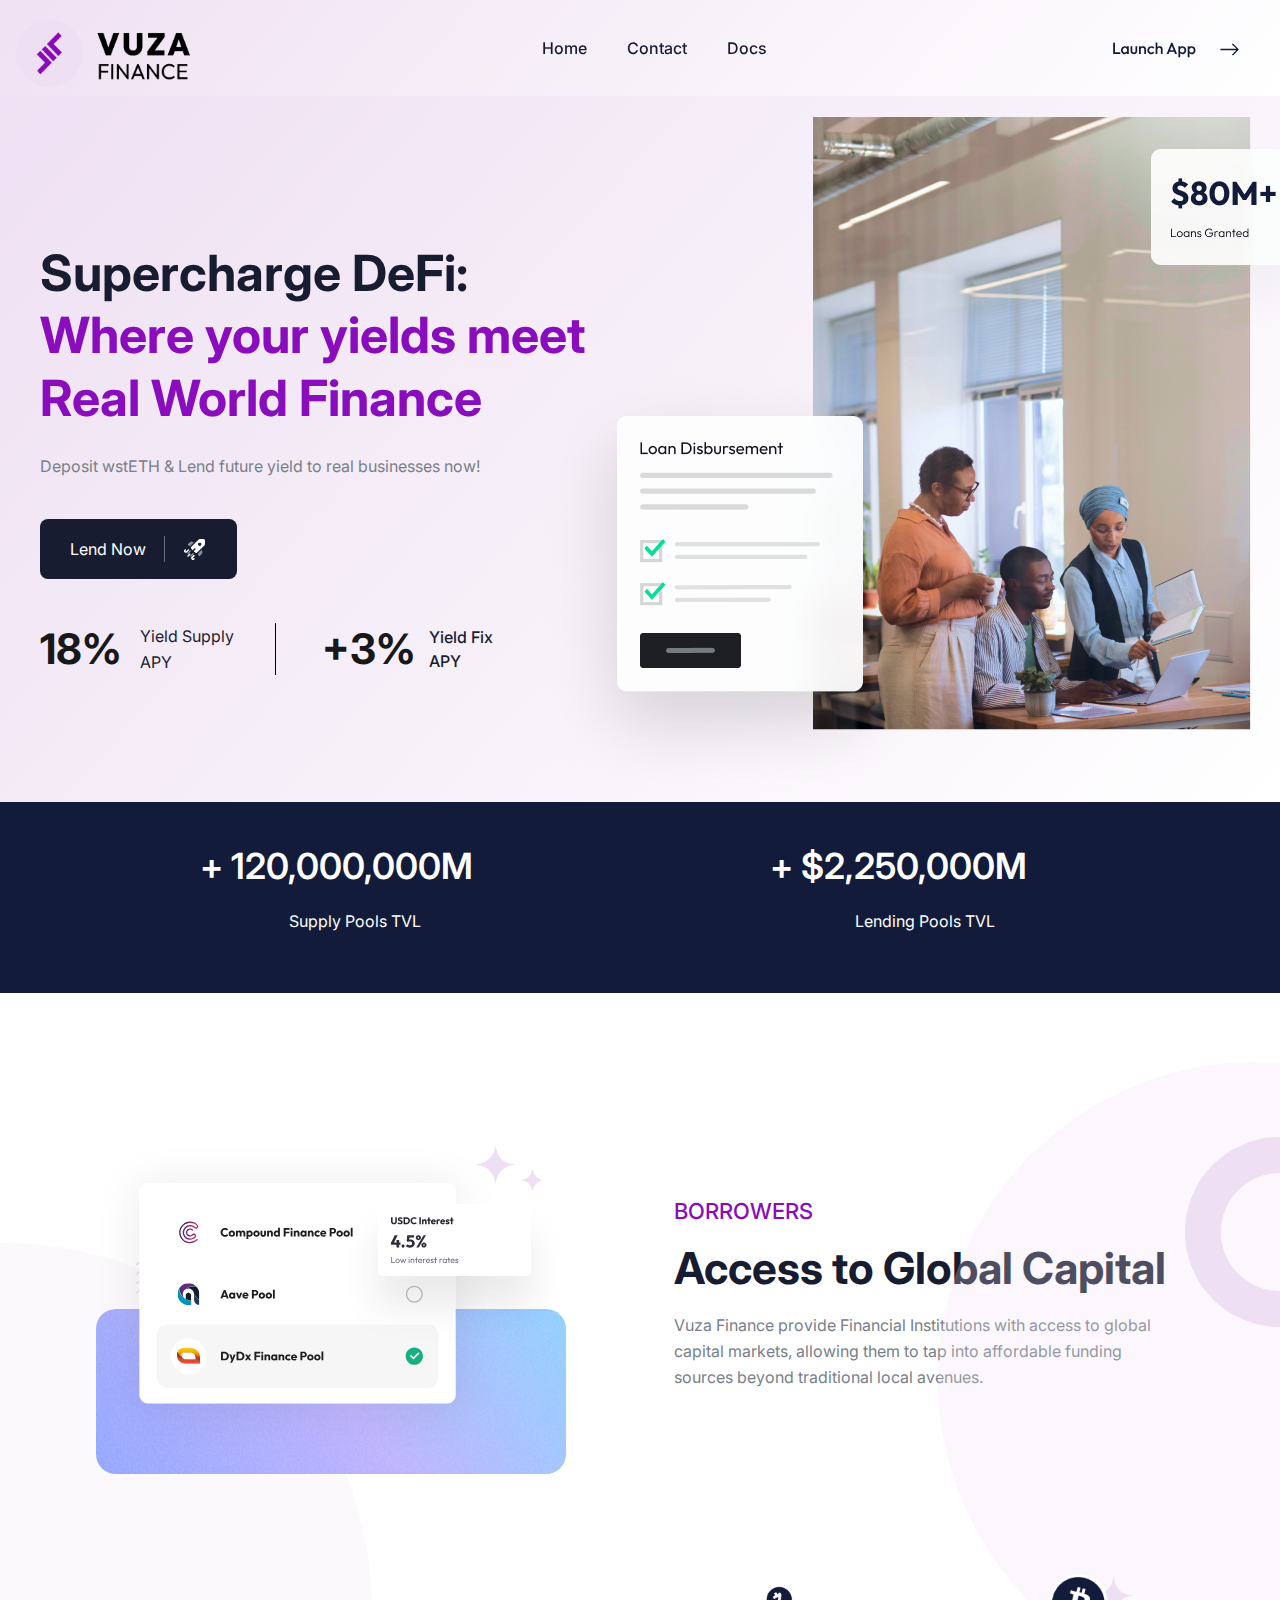
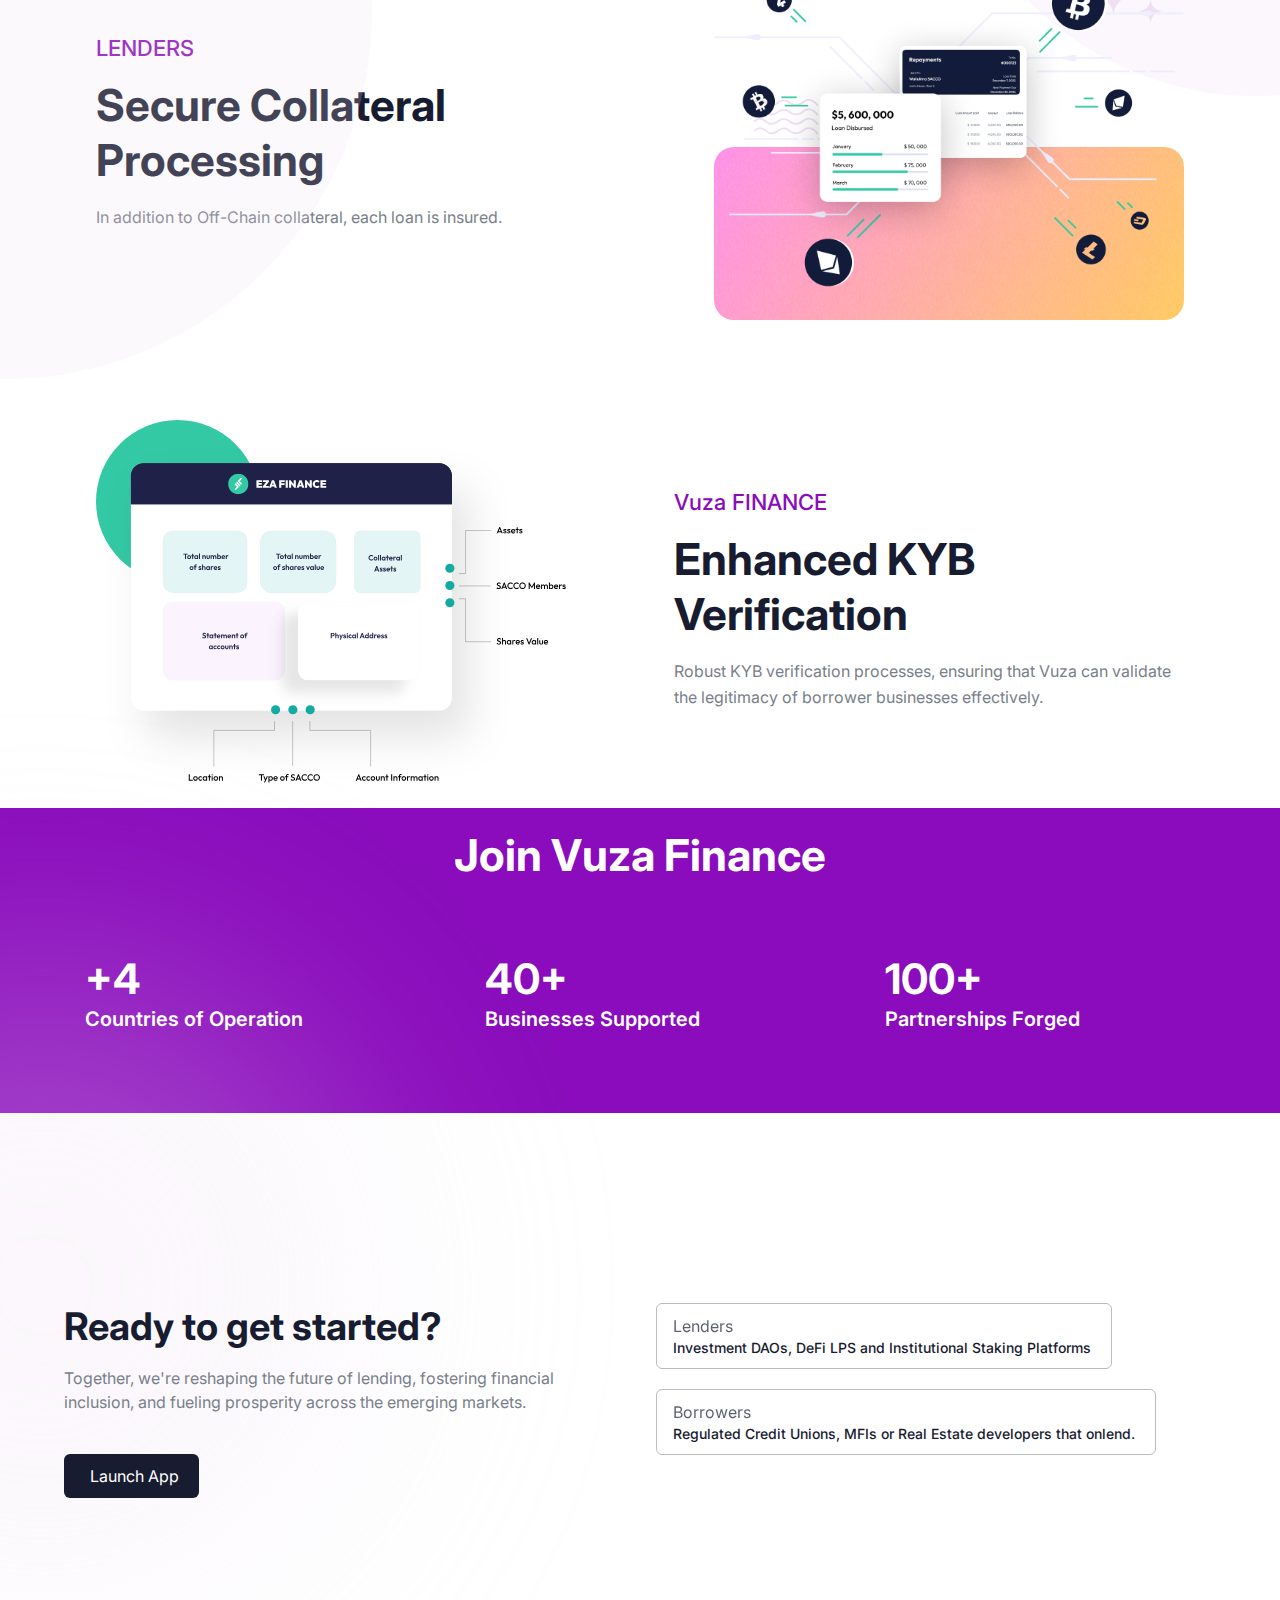
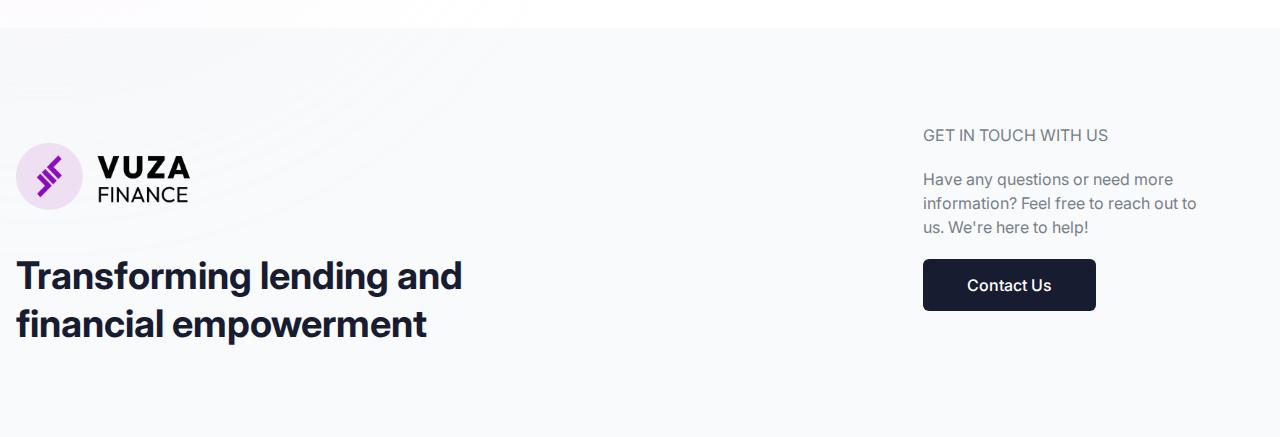
<file: index.html>
<!DOCTYPE html>
<html lang="en" class="light">
  <head>
    <meta charset="UTF-8" />
    <meta http-equiv="X-UA-Compatible" content="IE=edge" />
    <meta name="viewport" content="width=device-width, initial-scale=1.0" />
    <title>Vuza Finance </title>
    <link rel="icon" href="images/vuza_logo_small.png" />
    <link href="style.css" rel="stylesheet" />

  </head>
  <body class="bg-white dark:bg-black">
    <header
      class="navbar absolute top-0 left-0 z-50 w-full border-stroke bg-white duration-300 dark:border-stroke-dark dark:bg-black"

      style="background: linear-gradient(132deg, #f0e1f3, white);"
    >
      <div class="container relative max-w-[1400px]">
        <div class="flex items-center justify-between">
          <div class="block py-4 lg:py-0">
            <a href="index.html" class="logo-container block ">
              <img src="images/vuza_logo.png" alt="logo" class="block dark:hidden logo-image" style="margin-top: 20px;
  height: 76px; " />
              <!-- <span class="logo-text">Vuza Finance</span> -->
         
              <!-- <svg width="167" height="35" viewBox="0 0 167 35" fill="none" xmlns="http://www.w3.org/2000/svg">
                <path d="M48.08 23.4626V10.7926H50.8976V23.4626H48.08ZM50.2336 23.4626V21.022H57.1788V23.4626H50.2336ZM50.2336 18.1685V15.8175H56.5507V18.1685H50.2336ZM50.2336 13.2153V10.7926H57.0891V13.2153H50.2336ZM58.4392 21.4886L64.8102 12.7487H68.2199L61.8311 21.4886H58.4392ZM58.4392 23.4626V21.4886L60.3056 21.0399H68.0584V23.4626H58.4392ZM58.7982 13.2153V10.7926H68.2199V12.7487L66.3176 13.2153H58.7982ZM68.5803 23.4626L73.6052 10.7926H76.1536L81.1247 23.4626H78.1456L74.341 12.9461H75.364L71.5055 23.4626H68.5803ZM71.4337 21.1655V18.8684H78.343V21.1655H71.4337ZM85.5148 23.4626V10.7926H88.3324V23.4626H85.5148ZM87.6684 18.4915V16.0688H94.0034V18.4915H87.6684ZM87.6684 13.2153V10.7926H94.2905V13.2153H87.6684ZM96.1003 23.4626V10.7926H98.9179V23.4626H96.1003ZM101.358 23.4626V10.7926H103.332L104.176 13.323V23.4626H101.358ZM110.098 23.4626L102.632 13.8973L103.332 10.7926L110.798 20.3579L110.098 23.4626ZM110.098 23.4626L109.344 20.9322V10.7926H112.162V23.4626H110.098ZM113.656 23.4626L118.681 10.7926H121.23L126.201 23.4626H123.222L119.417 12.9461H120.44L116.581 23.4626H113.656ZM116.51 21.1655V18.8684H123.419V21.1655H116.51ZM127.541 23.4626V10.7926H129.515L130.359 13.323V23.4626H127.541ZM136.281 23.4626L128.816 13.8973L129.515 10.7926L136.981 20.3579L136.281 23.4626ZM136.281 23.4626L135.527 20.9322V10.7926H138.345V23.4626H136.281ZM146.803 23.6601C145.858 23.6601 144.978 23.4985 144.165 23.1755C143.363 22.8405 142.657 22.3739 142.047 21.7757C141.449 21.1775 140.982 20.4836 140.647 19.6939C140.312 18.8923 140.145 18.0309 140.145 17.1097C140.145 16.1884 140.312 15.333 140.647 14.5434C140.982 13.7418 141.449 13.0478 142.047 12.4616C142.645 11.8753 143.345 11.4207 144.147 11.0977C144.96 10.7627 145.84 10.5952 146.785 10.5952C147.79 10.5952 148.681 10.7567 149.459 11.0797C150.248 11.4028 150.936 11.8454 151.523 12.4077L149.638 14.31C149.303 13.9511 148.896 13.67 148.418 13.4666C147.951 13.2632 147.407 13.1615 146.785 13.1615C146.234 13.1615 145.726 13.2572 145.259 13.4486C144.805 13.6281 144.41 13.8913 144.075 14.2383C143.752 14.5852 143.495 15.004 143.303 15.4945C143.124 15.985 143.034 16.5234 143.034 17.1097C143.034 17.7079 143.124 18.2522 143.303 18.7428C143.495 19.2333 143.752 19.6521 144.075 19.999C144.41 20.346 144.805 20.6152 145.259 20.8066C145.726 20.998 146.234 21.0937 146.785 21.0937C147.431 21.0937 147.993 20.992 148.472 20.7887C148.95 20.5853 149.363 20.3041 149.71 19.9452L151.612 21.8475C151.002 22.4098 150.302 22.8525 149.513 23.1755C148.735 23.4985 147.832 23.6601 146.803 23.6601ZM153.164 23.4626V10.7926H155.981V23.4626H153.164ZM155.317 23.4626V21.022H162.263V23.4626H155.317ZM155.317 18.1685V15.8175H161.634V18.1685H155.317ZM155.317 13.2153V10.7926H162.173V13.2153H155.317Z" fill="#121C3A"/>
                <g clip-path="url(#clip0_158_2227)">
                <circle cx="17.1985" cy="17.1985" r="12.2134" fill="#121C3A"/>
                <path d="M17.1985 34.397C7.69956 34.397 0 26.6975 0 17.1985C0 7.69956 7.69956 0 17.1985 0C26.6975 0 34.397 7.69956 34.397 17.1985C34.397 26.6975 26.6975 34.397 17.1985 34.397ZM18.4314 21.9775L12.5474 15.8506L10.7491 17.6822L14.9627 21.9765L10.9028 26.1138L12.5732 27.9476L18.4314 21.9775ZM21.8496 18.5475L23.6479 16.7137L19.4343 12.4195L23.4942 8.28216L21.8238 6.44944L15.9398 12.4195L21.8496 18.5475ZM13.2934 15.1433L19.2032 21.2703L21.0015 19.4375L15.0917 13.4148L13.2934 15.1433Z" fill="#8a0cbc"/>
                </g>
                <defs>
                <clipPath id="clip0_158_2227">
                <rect width="34.397" height="34.397" fill="white"/>
                </clipPath>
                </defs>
                </svg> -->
                
            </a>
          </div>
          <button
            class="navbarOpen absolute right-4 top-1/2 z-50 flex h-10 w-10 -translate-y-1/2 flex-col items-center justify-center space-y-[6px] font-bold lg:hidden"
            aria-label="navbarOpen"
            name="navbarOpen"
          >
            <span class="block h-[2px] w-7 bg-black dark:bg-white"></span>
            <span class="block h-[2px] w-7 bg-black dark:bg-white"></span>
            <span class="block h-[2px] w-7 bg-black dark:bg-white"></span>
          </button>
          <div class="menu-wrapper relative hidden justify-between lg:flex">
            <button
              class="navbarClose fixed top-10 right-10 z-[9999] flex h-10 w-10 flex-col items-center justify-center font-bold lg:hidden"
              name="navbarClose"
              aria-label="navbarClose"
            >
              <span
                class="block h-[2px] w-7 rotate-45 bg-black dark:bg-white"
              ></span>
              <span
                class="-mt-[2px] block h-[2px] w-7 -rotate-45 bg-black dark:bg-white"
              ></span>
            </button>
            <nav
              class="fixed top-0 left-0 z-[999] flex h-screen w-full items-center justify-center bg-white bg-opacity-95 text-center backdrop-blur-sm dark:bg-black dark:bg-opacity-95 lg:static lg:h-auto lg:w-max lg:bg-transparent lg:backdrop-blur-none lg:dark:bg-transparent"
            >
              <ul
                class="items-center space-y-3 lg:flex lg:space-x-8 lg:space-y-0 xl:space-x-10"
              >
              <li class="menu-item">
                <a
                  href="index.html"
                  class="menu-scroll inline-flex items-center text-base font-medium text-black hover:text-primary dark:text-white dark:hover:text-primary lg:py-7"
                >
                  Home
                </a>
              </li>
                <!-- <li class="menu-item">
                  <a
                    href="#features"
                    class="menu-scroll inline-flex items-center text-base font-medium text-black hover:text-primary dark:text-white dark:hover:text-primary lg:py-7"
                  >
                    Features
                  </a>
                </li> -->
                <li class="menu-item">
                  <a
                    href="#support"
                    class="menu-scroll inline-flex items-center text-base font-medium text-black hover:text-primary dark:text-white dark:hover:text-primary lg:py-7"
                  >
                    Contact
                  </a>
                </li>
                <li class="menu-item">
                  <a
                    href="https://github.com/Web3Clubs-xyz/Vuza_Finance.git" target="_blank"
                    class="inline-flex items-center text-base font-medium text-black hover:text-primary dark:text-white dark:hover:text-primary lg:py-7"
                  >
                    Docs
                  </a>
                </li>
                <li class="menu-item lg:hidden">
                  <a
                    href="https://app.vuza.finance" target="_blank"
                    class="inline-flex items-center text-base font-medium text-black hover:text-primary dark:text-white dark:hover:text-primary lg:py-7"
                  >
                  <svg width="149" height="50" viewBox="0 0 149 50" fill="none" xmlns="http://www.w3.org/2000/svg">
                    <path d="M22.1691 31V19.8H24.0091V31H22.1691ZM23.4331 31V29.32H29.2891V31H23.4331ZM33.6764 31.16C32.983 31.16 32.3537 30.984 31.7884 30.632C31.2337 30.28 30.791 29.8053 30.4604 29.208C30.1404 28.6 29.9804 27.9227 29.9804 27.176C29.9804 26.4187 30.1404 25.7413 30.4604 25.144C30.791 24.536 31.2337 24.056 31.7884 23.704C32.3537 23.3413 32.983 23.16 33.6764 23.16C34.263 23.16 34.7804 23.288 35.2284 23.544C35.687 23.7893 36.0497 24.1307 36.3164 24.568C36.583 25.0053 36.7164 25.5013 36.7164 26.056V28.264C36.7164 28.8187 36.583 29.3147 36.3164 29.752C36.0604 30.1893 35.703 30.536 35.2444 30.792C34.7857 31.0373 34.263 31.16 33.6764 31.16ZM33.9644 29.496C34.615 29.496 35.1377 29.2773 35.5324 28.84C35.9377 28.4027 36.1404 27.8427 36.1404 27.16C36.1404 26.7013 36.0497 26.296 35.8684 25.944C35.687 25.592 35.431 25.32 35.1004 25.128C34.7804 24.9253 34.4017 24.824 33.9644 24.824C33.5377 24.824 33.159 24.9253 32.8284 25.128C32.5084 25.32 32.2524 25.592 32.0604 25.944C31.879 26.296 31.7884 26.7013 31.7884 27.16C31.7884 27.6187 31.879 28.024 32.0604 28.376C32.2524 28.728 32.5084 29.0053 32.8284 29.208C33.159 29.4 33.5377 29.496 33.9644 29.496ZM36.0284 31V28.936L36.3324 27.064L36.0284 25.208V23.32H37.7884V31H36.0284ZM42.8936 31.16C42.243 31.16 41.6616 31.016 41.1496 30.728C40.6483 30.44 40.2536 30.0453 39.9656 29.544C39.6883 29.032 39.5496 28.4453 39.5496 27.784V23.32H41.3096V27.704C41.3096 28.0773 41.3683 28.3973 41.4856 28.664C41.6136 28.92 41.795 29.1173 42.0296 29.256C42.275 29.3947 42.563 29.464 42.8936 29.464C43.4056 29.464 43.795 29.3147 44.0616 29.016C44.339 28.7067 44.4776 28.2693 44.4776 27.704V23.32H46.2376V27.784C46.2376 28.456 46.0936 29.048 45.8056 29.56C45.5283 30.0613 45.139 30.456 44.6376 30.744C44.1363 31.0213 43.555 31.16 42.8936 31.16ZM53.2713 31V26.568C53.2713 26.056 53.1059 25.6347 52.7753 25.304C52.4553 24.9733 52.0393 24.808 51.5273 24.808C51.1859 24.808 50.8819 24.8827 50.6153 25.032C50.3486 25.1813 50.1406 25.3893 49.9913 25.656C49.8419 25.9227 49.7673 26.2267 49.7673 26.568L49.0793 26.184C49.0793 25.5973 49.2073 25.08 49.4633 24.632C49.7193 24.1733 50.0713 23.816 50.5193 23.56C50.9779 23.2933 51.4899 23.16 52.0553 23.16C52.6313 23.16 53.1433 23.3093 53.5913 23.608C54.0393 23.896 54.3913 24.2747 54.6473 24.744C54.9033 25.2027 55.0312 25.6827 55.0312 26.184V31H53.2713ZM48.0073 31V23.32H49.7673V31H48.0073ZM60.3558 31.16C59.5984 31.16 58.9104 30.984 58.2918 30.632C57.6838 30.28 57.2038 29.8 56.8518 29.192C56.4998 28.584 56.3238 27.9067 56.3238 27.16C56.3238 26.4027 56.4998 25.7253 56.8518 25.128C57.2038 24.52 57.6838 24.04 58.2918 23.688C58.9104 23.336 59.5984 23.16 60.3558 23.16C60.9531 23.16 61.5078 23.2773 62.0198 23.512C62.5424 23.736 62.9851 24.0613 63.3478 24.488L62.1958 25.656C61.9718 25.3893 61.6998 25.192 61.3798 25.064C61.0704 24.9253 60.7291 24.856 60.3558 24.856C59.9184 24.856 59.5291 24.9573 59.1878 25.16C58.8571 25.352 58.5958 25.6187 58.4038 25.96C58.2224 26.3013 58.1318 26.7013 58.1318 27.16C58.1318 27.608 58.2224 28.008 58.4038 28.36C58.5958 28.7013 58.8571 28.9733 59.1878 29.176C59.5291 29.368 59.9184 29.464 60.3558 29.464C60.7291 29.464 61.0704 29.4 61.3798 29.272C61.6998 29.1333 61.9718 28.9307 62.1958 28.664L63.3478 29.832C62.9851 30.2587 62.5424 30.5893 62.0198 30.824C61.5078 31.048 60.9531 31.16 60.3558 31.16ZM69.8806 31V26.568C69.8806 26.056 69.7153 25.6347 69.3846 25.304C69.0646 24.9733 68.6486 24.808 68.1366 24.808C67.7953 24.808 67.4913 24.8827 67.2246 25.032C66.958 25.1813 66.75 25.3893 66.6006 25.656C66.4513 25.9227 66.3766 26.2267 66.3766 26.568L65.6886 26.184C65.6886 25.5973 65.8166 25.08 66.0726 24.632C66.3286 24.1733 66.6806 23.816 67.1286 23.56C67.5873 23.2933 68.0993 23.16 68.6646 23.16C69.2406 23.16 69.7526 23.288 70.2006 23.544C70.6486 23.8 71.0006 24.1573 71.2566 24.616C71.5126 25.064 71.6406 25.5867 71.6406 26.184V31H69.8806ZM64.6166 31V19.48H66.3766V31H64.6166ZM75.5871 31L80.1951 19.8H81.4751L86.0511 31H84.0671L80.4831 21.928H81.1551L77.5391 31H75.5871ZM77.8591 28.84V27.24H83.7951V28.84H77.8591ZM91.5255 31.16C90.9388 31.16 90.4162 31.0373 89.9575 30.792C89.4988 30.536 89.1362 30.1893 88.8695 29.752C88.6135 29.3147 88.4855 28.8187 88.4855 28.264V26.056C88.4855 25.5013 88.6188 25.0053 88.8855 24.568C89.1522 24.1307 89.5148 23.7893 89.9735 23.544C90.4322 23.288 90.9495 23.16 91.5255 23.16C92.2188 23.16 92.8428 23.3413 93.3975 23.704C93.9628 24.056 94.4055 24.536 94.7255 25.144C95.0562 25.7413 95.2215 26.4187 95.2215 27.176C95.2215 27.9227 95.0562 28.6 94.7255 29.208C94.4055 29.8053 93.9628 30.28 93.3975 30.632C92.8428 30.984 92.2188 31.16 91.5255 31.16ZM91.2375 29.496C91.6642 29.496 92.0375 29.4 92.3575 29.208C92.6882 29.0053 92.9442 28.728 93.1255 28.376C93.3175 28.024 93.4135 27.6187 93.4135 27.16C93.4135 26.7013 93.3175 26.296 93.1255 25.944C92.9442 25.592 92.6882 25.32 92.3575 25.128C92.0375 24.9253 91.6642 24.824 91.2375 24.824C90.8108 24.824 90.4322 24.9253 90.1015 25.128C89.7708 25.32 89.5148 25.592 89.3335 25.944C89.1522 26.296 89.0615 26.7013 89.0615 27.16C89.0615 27.6187 89.1522 28.024 89.3335 28.376C89.5148 28.728 89.7708 29.0053 90.1015 29.208C90.4322 29.4 90.8108 29.496 91.2375 29.496ZM87.4135 34.2V23.32H89.1735V25.384L88.8695 27.256L89.1735 29.112V34.2H87.4135ZM100.807 31.16C100.22 31.16 99.6974 31.0373 99.2388 30.792C98.7801 30.536 98.4174 30.1893 98.1508 29.752C97.8948 29.3147 97.7668 28.8187 97.7668 28.264V26.056C97.7668 25.5013 97.9001 25.0053 98.1668 24.568C98.4334 24.1307 98.7961 23.7893 99.2548 23.544C99.7134 23.288 100.231 23.16 100.807 23.16C101.5 23.16 102.124 23.3413 102.679 23.704C103.244 24.056 103.687 24.536 104.007 25.144C104.337 25.7413 104.503 26.4187 104.503 27.176C104.503 27.9227 104.337 28.6 104.007 29.208C103.687 29.8053 103.244 30.28 102.679 30.632C102.124 30.984 101.5 31.16 100.807 31.16ZM100.519 29.496C100.945 29.496 101.319 29.4 101.639 29.208C101.969 29.0053 102.225 28.728 102.407 28.376C102.599 28.024 102.695 27.6187 102.695 27.16C102.695 26.7013 102.599 26.296 102.407 25.944C102.225 25.592 101.969 25.32 101.639 25.128C101.319 24.9253 100.945 24.824 100.519 24.824C100.092 24.824 99.7134 24.9253 99.3828 25.128C99.0521 25.32 98.7961 25.592 98.6148 25.944C98.4334 26.296 98.3428 26.7013 98.3428 27.16C98.3428 27.6187 98.4334 28.024 98.6148 28.376C98.7961 28.728 99.0521 29.0053 99.3828 29.208C99.7134 29.4 100.092 29.496 100.519 29.496ZM96.6948 34.2V23.32H98.4548V25.384L98.1508 27.256L98.4548 29.112V34.2H96.6948Z" fill="#121C3A"/>
                    <path fill-rule="evenodd" clip-rule="evenodd" d="M129.312 26.5001C129.312 26.326 129.382 26.1591 129.505 26.0361C129.628 25.913 129.795 25.8438 129.969 25.8438H145.447L141.317 21.7147C141.256 21.6537 141.207 21.5813 141.174 21.5016C141.141 21.4218 141.124 21.3364 141.124 21.2501C141.124 21.1638 141.141 21.0784 141.174 20.9986C141.207 20.9189 141.256 20.8465 141.317 20.7855C141.378 20.7245 141.45 20.6761 141.53 20.643C141.61 20.61 141.695 20.593 141.781 20.593C141.868 20.593 141.953 20.61 142.033 20.643C142.112 20.6761 142.185 20.7245 142.246 20.7855L147.496 26.0355C147.557 26.0964 147.605 26.1688 147.639 26.2486C147.672 26.3283 147.689 26.4138 147.689 26.5001C147.689 26.5864 147.672 26.6719 147.639 26.7516C147.605 26.8313 147.557 26.9038 147.496 26.9647L142.246 32.2147C142.185 32.2757 142.112 32.3241 142.033 32.3572C141.953 32.3902 141.868 32.4072 141.781 32.4072C141.695 32.4072 141.61 32.3902 141.53 32.3572C141.45 32.3241 141.378 32.2757 141.317 32.2147C141.256 32.1537 141.207 32.0813 141.174 32.0015C141.141 31.9218 141.124 31.8364 141.124 31.7501C141.124 31.6638 141.141 31.5784 141.174 31.4986C141.207 31.4189 141.256 31.3465 141.317 31.2855L145.447 27.1563H129.969C129.795 27.1563 129.628 27.0872 129.505 26.9641C129.382 26.8411 129.312 26.6741 129.312 26.5001Z" fill="#121C3A"/>
                    </svg>
                  </a>
                </li>
               
              </ul>
            </nav>
          </div>
          <div class="mr-[60px] flex items-center justify-end lg:mr-0">
            <a
              href="https://app.vuza.finance" target="_blank"
              class="hidden py-[10px] px-6 text-base font-medium text-black hover:text-primary dark:text-white dark:hover:text-primary sm:inline-block"
            >
            <svg width="149" height="50" viewBox="0 0 149 50" fill="none" xmlns="http://www.w3.org/2000/svg">
              <path d="M22.1691 31V19.8H24.0091V31H22.1691ZM23.4331 31V29.32H29.2891V31H23.4331ZM33.6764 31.16C32.983 31.16 32.3537 30.984 31.7884 30.632C31.2337 30.28 30.791 29.8053 30.4604 29.208C30.1404 28.6 29.9804 27.9227 29.9804 27.176C29.9804 26.4187 30.1404 25.7413 30.4604 25.144C30.791 24.536 31.2337 24.056 31.7884 23.704C32.3537 23.3413 32.983 23.16 33.6764 23.16C34.263 23.16 34.7804 23.288 35.2284 23.544C35.687 23.7893 36.0497 24.1307 36.3164 24.568C36.583 25.0053 36.7164 25.5013 36.7164 26.056V28.264C36.7164 28.8187 36.583 29.3147 36.3164 29.752C36.0604 30.1893 35.703 30.536 35.2444 30.792C34.7857 31.0373 34.263 31.16 33.6764 31.16ZM33.9644 29.496C34.615 29.496 35.1377 29.2773 35.5324 28.84C35.9377 28.4027 36.1404 27.8427 36.1404 27.16C36.1404 26.7013 36.0497 26.296 35.8684 25.944C35.687 25.592 35.431 25.32 35.1004 25.128C34.7804 24.9253 34.4017 24.824 33.9644 24.824C33.5377 24.824 33.159 24.9253 32.8284 25.128C32.5084 25.32 32.2524 25.592 32.0604 25.944C31.879 26.296 31.7884 26.7013 31.7884 27.16C31.7884 27.6187 31.879 28.024 32.0604 28.376C32.2524 28.728 32.5084 29.0053 32.8284 29.208C33.159 29.4 33.5377 29.496 33.9644 29.496ZM36.0284 31V28.936L36.3324 27.064L36.0284 25.208V23.32H37.7884V31H36.0284ZM42.8936 31.16C42.243 31.16 41.6616 31.016 41.1496 30.728C40.6483 30.44 40.2536 30.0453 39.9656 29.544C39.6883 29.032 39.5496 28.4453 39.5496 27.784V23.32H41.3096V27.704C41.3096 28.0773 41.3683 28.3973 41.4856 28.664C41.6136 28.92 41.795 29.1173 42.0296 29.256C42.275 29.3947 42.563 29.464 42.8936 29.464C43.4056 29.464 43.795 29.3147 44.0616 29.016C44.339 28.7067 44.4776 28.2693 44.4776 27.704V23.32H46.2376V27.784C46.2376 28.456 46.0936 29.048 45.8056 29.56C45.5283 30.0613 45.139 30.456 44.6376 30.744C44.1363 31.0213 43.555 31.16 42.8936 31.16ZM53.2713 31V26.568C53.2713 26.056 53.1059 25.6347 52.7753 25.304C52.4553 24.9733 52.0393 24.808 51.5273 24.808C51.1859 24.808 50.8819 24.8827 50.6153 25.032C50.3486 25.1813 50.1406 25.3893 49.9913 25.656C49.8419 25.9227 49.7673 26.2267 49.7673 26.568L49.0793 26.184C49.0793 25.5973 49.2073 25.08 49.4633 24.632C49.7193 24.1733 50.0713 23.816 50.5193 23.56C50.9779 23.2933 51.4899 23.16 52.0553 23.16C52.6313 23.16 53.1433 23.3093 53.5913 23.608C54.0393 23.896 54.3913 24.2747 54.6473 24.744C54.9033 25.2027 55.0312 25.6827 55.0312 26.184V31H53.2713ZM48.0073 31V23.32H49.7673V31H48.0073ZM60.3558 31.16C59.5984 31.16 58.9104 30.984 58.2918 30.632C57.6838 30.28 57.2038 29.8 56.8518 29.192C56.4998 28.584 56.3238 27.9067 56.3238 27.16C56.3238 26.4027 56.4998 25.7253 56.8518 25.128C57.2038 24.52 57.6838 24.04 58.2918 23.688C58.9104 23.336 59.5984 23.16 60.3558 23.16C60.9531 23.16 61.5078 23.2773 62.0198 23.512C62.5424 23.736 62.9851 24.0613 63.3478 24.488L62.1958 25.656C61.9718 25.3893 61.6998 25.192 61.3798 25.064C61.0704 24.9253 60.7291 24.856 60.3558 24.856C59.9184 24.856 59.5291 24.9573 59.1878 25.16C58.8571 25.352 58.5958 25.6187 58.4038 25.96C58.2224 26.3013 58.1318 26.7013 58.1318 27.16C58.1318 27.608 58.2224 28.008 58.4038 28.36C58.5958 28.7013 58.8571 28.9733 59.1878 29.176C59.5291 29.368 59.9184 29.464 60.3558 29.464C60.7291 29.464 61.0704 29.4 61.3798 29.272C61.6998 29.1333 61.9718 28.9307 62.1958 28.664L63.3478 29.832C62.9851 30.2587 62.5424 30.5893 62.0198 30.824C61.5078 31.048 60.9531 31.16 60.3558 31.16ZM69.8806 31V26.568C69.8806 26.056 69.7153 25.6347 69.3846 25.304C69.0646 24.9733 68.6486 24.808 68.1366 24.808C67.7953 24.808 67.4913 24.8827 67.2246 25.032C66.958 25.1813 66.75 25.3893 66.6006 25.656C66.4513 25.9227 66.3766 26.2267 66.3766 26.568L65.6886 26.184C65.6886 25.5973 65.8166 25.08 66.0726 24.632C66.3286 24.1733 66.6806 23.816 67.1286 23.56C67.5873 23.2933 68.0993 23.16 68.6646 23.16C69.2406 23.16 69.7526 23.288 70.2006 23.544C70.6486 23.8 71.0006 24.1573 71.2566 24.616C71.5126 25.064 71.6406 25.5867 71.6406 26.184V31H69.8806ZM64.6166 31V19.48H66.3766V31H64.6166ZM75.5871 31L80.1951 19.8H81.4751L86.0511 31H84.0671L80.4831 21.928H81.1551L77.5391 31H75.5871ZM77.8591 28.84V27.24H83.7951V28.84H77.8591ZM91.5255 31.16C90.9388 31.16 90.4162 31.0373 89.9575 30.792C89.4988 30.536 89.1362 30.1893 88.8695 29.752C88.6135 29.3147 88.4855 28.8187 88.4855 28.264V26.056C88.4855 25.5013 88.6188 25.0053 88.8855 24.568C89.1522 24.1307 89.5148 23.7893 89.9735 23.544C90.4322 23.288 90.9495 23.16 91.5255 23.16C92.2188 23.16 92.8428 23.3413 93.3975 23.704C93.9628 24.056 94.4055 24.536 94.7255 25.144C95.0562 25.7413 95.2215 26.4187 95.2215 27.176C95.2215 27.9227 95.0562 28.6 94.7255 29.208C94.4055 29.8053 93.9628 30.28 93.3975 30.632C92.8428 30.984 92.2188 31.16 91.5255 31.16ZM91.2375 29.496C91.6642 29.496 92.0375 29.4 92.3575 29.208C92.6882 29.0053 92.9442 28.728 93.1255 28.376C93.3175 28.024 93.4135 27.6187 93.4135 27.16C93.4135 26.7013 93.3175 26.296 93.1255 25.944C92.9442 25.592 92.6882 25.32 92.3575 25.128C92.0375 24.9253 91.6642 24.824 91.2375 24.824C90.8108 24.824 90.4322 24.9253 90.1015 25.128C89.7708 25.32 89.5148 25.592 89.3335 25.944C89.1522 26.296 89.0615 26.7013 89.0615 27.16C89.0615 27.6187 89.1522 28.024 89.3335 28.376C89.5148 28.728 89.7708 29.0053 90.1015 29.208C90.4322 29.4 90.8108 29.496 91.2375 29.496ZM87.4135 34.2V23.32H89.1735V25.384L88.8695 27.256L89.1735 29.112V34.2H87.4135ZM100.807 31.16C100.22 31.16 99.6974 31.0373 99.2388 30.792C98.7801 30.536 98.4174 30.1893 98.1508 29.752C97.8948 29.3147 97.7668 28.8187 97.7668 28.264V26.056C97.7668 25.5013 97.9001 25.0053 98.1668 24.568C98.4334 24.1307 98.7961 23.7893 99.2548 23.544C99.7134 23.288 100.231 23.16 100.807 23.16C101.5 23.16 102.124 23.3413 102.679 23.704C103.244 24.056 103.687 24.536 104.007 25.144C104.337 25.7413 104.503 26.4187 104.503 27.176C104.503 27.9227 104.337 28.6 104.007 29.208C103.687 29.8053 103.244 30.28 102.679 30.632C102.124 30.984 101.5 31.16 100.807 31.16ZM100.519 29.496C100.945 29.496 101.319 29.4 101.639 29.208C101.969 29.0053 102.225 28.728 102.407 28.376C102.599 28.024 102.695 27.6187 102.695 27.16C102.695 26.7013 102.599 26.296 102.407 25.944C102.225 25.592 101.969 25.32 101.639 25.128C101.319 24.9253 100.945 24.824 100.519 24.824C100.092 24.824 99.7134 24.9253 99.3828 25.128C99.0521 25.32 98.7961 25.592 98.6148 25.944C98.4334 26.296 98.3428 26.7013 98.3428 27.16C98.3428 27.6187 98.4334 28.024 98.6148 28.376C98.7961 28.728 99.0521 29.0053 99.3828 29.208C99.7134 29.4 100.092 29.496 100.519 29.496ZM96.6948 34.2V23.32H98.4548V25.384L98.1508 27.256L98.4548 29.112V34.2H96.6948Z" fill="#121C3A"/>
              <path fill-rule="evenodd" clip-rule="evenodd" d="M129.312 26.5001C129.312 26.326 129.382 26.1591 129.505 26.0361C129.628 25.913 129.795 25.8438 129.969 25.8438H145.447L141.317 21.7147C141.256 21.6537 141.207 21.5813 141.174 21.5016C141.141 21.4218 141.124 21.3364 141.124 21.2501C141.124 21.1638 141.141 21.0784 141.174 20.9986C141.207 20.9189 141.256 20.8465 141.317 20.7855C141.378 20.7245 141.45 20.6761 141.53 20.643C141.61 20.61 141.695 20.593 141.781 20.593C141.868 20.593 141.953 20.61 142.033 20.643C142.112 20.6761 142.185 20.7245 142.246 20.7855L147.496 26.0355C147.557 26.0964 147.605 26.1688 147.639 26.2486C147.672 26.3283 147.689 26.4138 147.689 26.5001C147.689 26.5864 147.672 26.6719 147.639 26.7516C147.605 26.8313 147.557 26.9038 147.496 26.9647L142.246 32.2147C142.185 32.2757 142.112 32.3241 142.033 32.3572C141.953 32.3902 141.868 32.4072 141.781 32.4072C141.695 32.4072 141.61 32.3902 141.53 32.3572C141.45 32.3241 141.378 32.2757 141.317 32.2147C141.256 32.1537 141.207 32.0813 141.174 32.0015C141.141 31.9218 141.124 31.8364 141.124 31.7501C141.124 31.6638 141.141 31.5784 141.174 31.4986C141.207 31.4189 141.256 31.3465 141.317 31.2855L145.447 27.1563H129.969C129.795 27.1563 129.628 27.0872 129.505 26.9641C129.382 26.8411 129.312 26.6741 129.312 26.5001Z" fill="#121C3A"/>
              </svg>
            </a>
          </div>
        </div>
      </div>
    </header>

    <main>
      <section id="home" class="pt-[85px]" style="background: linear-gradient(132deg, #eedff2, white);">
        <div class="container lg:max-w-[1305px] lg:px-10">
          <div class="-mx-4 flex flex-wrap items-center">
            <div class="w-full px-4 lg:w-7/12">
              <div
                class="wow fadeInUp mb-12 lg:mb-0 lg:max-w-[586px]"
                data-wow-delay=".2s"
                style="margin-top: 50px;"
              >
            
                <h1
                  class="mb-6 text-3xl font-bold leading-tight text-black dark:text-white sm:text-[40px] md:text-[50px] lg:text-[42px] xl:text-[50px]"
                >
                Supercharge DeFi:
                  <span
                    class="inline bg-gradient-1 bg-clip-text text-eza-green"
                  >
                  <br>Where your yields meet Real World Finance
                  </span>
              
                </h1>
                <p
                  class="mb-10  text-base leading-relaxed text-body"
                >
                 Deposit wstETH & Lend future yield to real businesses now!
                <!-- At <b>Vuza Finance</b>, we harness DeFi to offer secured, affordable credit to Real Estate Developers, SACCOs, and MFIs in emerging markets, fostering economic growth across Africa and beyond. -->
                </p>
                <div class="flex flex-wrap items-center">
                  <a
                    href="https://app.vuza.finance" target="_blank"
                    class="mr-6 mb-6 inline-flex h-[60px] items-center rounded-lg bg-black py-[14px] px-[30px] text-white hover:bg-opacity-90 dark:bg-white dark:text-black dark:hover:bg-opacity-90"
                  >
                    <span
                      class="mr-[18px] border-r border-stroke border-opacity-40 pr-[18px] leading-relaxed dark:border-[#BDBDBD]"
                    >
                      Lend Now 
                    </span>
                    <span>
                      <img src="images/rocket-2.svg">
                  
                    </span>
                  </a>
              
                </div>
                <div class="flex flex-wrap items-center">
                  <a
                    href="javascript:void(0)"
                    class="  inline-flex h-[60px] items-center rounded-lg  py-[14px] text-black hover:bg-opacity-90 dark:bg-white dark:text-black dark:hover:bg-opacity-90"
                  >
                    <span
                      class=" border-r border-stroke border-opacity-40 pr-[18px] leading-relaxed dark:border-[#BDBDBD]"
                      style="
                      left: 414px;
                      top: 716px;
                      font-style: normal;
                      font-weight: 700;
                      font-size: 42px;
                      line-height: 52px;
                      text-align: right;
                      color: #18181B;"
                    >
                    18%
                    </span>
                    <span class="mr-[18px] border-r border-eza-stroke border-opacity-0 pr-[18px] leading-relaxed dark:border-[#BDBDBD]" style="width: 51%;">
                      Yield Supply APY
                  
                    </span>
                  </a>
                  <a
                    href="javascript:void(0)"
                    class="inline-flex items-center py-4 text-black hover:text-primary dark:text-white dark:hover:text-primary"
                  >
                    <span
                      class=" flex h-[60px] w-[60px] items-center justify-center "
                      style="width: 122px;
                  
                      left: 414px;
                      top: 716px;
                      font-style: normal;
                      font-weight: 700;
                      font-size: 42px;
                      line-height: 52px;
                      text-align: right;
                      color: #18181B;"
                    >
                    +3%
                    
                      </svg>
                    </span>
                    <span class="text-base font-medium" style="width: 32%;">
                     
                      Yield Fix APY
                    </span>
                  </a>
                  <!-- <a
                  href="javascript:void(0)"
                  class="inline-flex items-center py-4 text-black hover:text-primary dark:text-white dark:hover:text-primary"
                >
                  <span
                    class="mr-[22px] flex h-[60px] w-[60px] items-center justify-center "
                    style="width: 95px;
                
                    left: 414px;
                    top: 716px;
                    font-style: normal;
                    font-weight: 700;
                    font-size: 42px;
                    line-height: 52px;
                    text-align: right;
                    color: #18181B;"
                  >
                  $5M
                  
                    </svg>
                  </span>
                  <span class="text-base font-medium" style="width: 32%;">
                   
                    Earnings
                  </span>
                </a> -->
                </div>
              </div>
            </div>
            <div class="w-full px-4 lg:w-5/12">
              <div
                class="wow fadeInUp relative z-10 mx-auto w-full max-w-[530px] pt-8 lg:mr-0"
                data-wow-delay=".3s"
              >
              <img style="margin-left: -46%; max-width: 280%"
                  src="images/hero-image.png"
                  alt="hero image"
                  class="mx-auto max-w-full hero_mobile_hide"
                />
              </div>
            </div>
          </div>
        </div>
      </section>

      <section id="features" class="relative z-10" style="background: #121C3A;padding-top: 37px;">
        <div class="container">
          <div class="-mx-4 flex flex-wrap">
            <div class="w-full px-4 md:w-1/2 lg:w-1/2">
              <div
                class="wow fadeInUp group mx-auto mb-[60px] max-w-[310px] "
                data-wow-delay=".2s"
              >
                <!-- <div
                  class=" mb-8 flex h-[50px] w-[50px] items-center justify-center rounded-3xl bg-eza-green text-primary duration-300 group-hover:bg-primary group-hover:text-white dark:bg-[#2A2E44] dark:text-white dark:group-hover:bg-primary"
                >
                <svg width="24" height="24" viewBox="0 0 24 24" fill="none" xmlns="http://www.w3.org/2000/svg">
                  <path fill-rule="evenodd" clip-rule="evenodd" d="M11.948 1.25H12.052C12.951 1.25 13.7 1.25 14.294 1.33C14.922 1.414 15.489 1.6 15.944 2.055C16.4 2.511 16.586 3.078 16.67 3.705C16.73 4.145 16.745 4.669 16.749 5.275C17.397 5.296 17.975 5.335 18.489 5.403C19.661 5.561 20.61 5.893 21.359 6.641C22.107 7.39 22.439 8.339 22.597 9.511C22.75 10.651 22.75 12.106 22.75 13.944V14.056C22.75 15.894 22.75 17.35 22.597 18.489C22.439 19.661 22.107 20.61 21.359 21.359C20.61 22.107 19.661 22.439 18.489 22.597C17.349 22.75 15.894 22.75 14.056 22.75H9.944C8.106 22.75 6.65 22.75 5.511 22.597C4.339 22.439 3.39 22.107 2.641 21.359C1.893 20.61 1.561 19.661 1.403 18.489C1.25 17.349 1.25 15.894 1.25 14.056V13.944C1.25 12.106 1.25 10.65 1.403 9.511C1.561 8.339 1.893 7.39 2.641 6.641C3.39 5.893 4.339 5.561 5.511 5.403C6.08852 5.3315 6.66924 5.28878 7.251 5.275C7.255 4.669 7.271 4.145 7.33 3.705C7.414 3.078 7.6 2.511 8.055 2.055C8.511 1.6 9.078 1.415 9.705 1.33C10.3 1.25 11.05 1.25 11.948 1.25ZM8.752 5.252C9.13 5.25 9.527 5.25 9.944 5.25H14.056C14.473 5.25 14.87 5.25 15.248 5.252C15.244 4.682 15.23 4.252 15.184 3.905C15.121 3.444 15.014 3.246 14.884 3.116C14.754 2.986 14.556 2.879 14.094 2.816C13.612 2.752 12.964 2.75 12 2.75C11.036 2.75 10.388 2.752 9.905 2.817C9.444 2.879 9.246 2.986 9.116 3.117C8.986 3.247 8.879 3.444 8.816 3.905C8.77 4.251 8.756 4.681 8.752 5.252ZM5.71 6.89C4.704 7.025 4.124 7.279 3.7 7.702C3.278 8.125 3.024 8.705 2.889 9.711C2.751 10.738 2.749 12.093 2.749 14C2.749 15.907 2.751 17.262 2.889 18.29C3.024 19.295 3.278 19.875 3.701 20.298C4.124 20.721 4.704 20.975 5.71 21.11C6.738 21.248 8.092 21.25 9.999 21.25H13.999C15.906 21.25 17.261 21.248 18.289 21.11C19.294 20.975 19.874 20.721 20.297 20.298C20.72 19.875 20.974 19.295 21.109 18.289C21.247 17.262 21.249 15.907 21.249 14C21.249 12.093 21.247 10.739 21.109 9.71C20.974 8.705 20.72 8.125 20.297 7.702C19.874 7.279 19.294 7.025 18.288 6.89C17.261 6.752 15.906 6.75 13.999 6.75H9.999C8.092 6.75 6.739 6.752 5.71 6.89ZM12 9.25C12.1989 9.25 12.3897 9.32902 12.5303 9.46967C12.671 9.61032 12.75 9.80109 12.75 10V10.01C13.839 10.284 14.75 11.143 14.75 12.333C14.75 12.5319 14.671 12.7227 14.5303 12.8633C14.3897 13.004 14.1989 13.083 14 13.083C13.8011 13.083 13.6103 13.004 13.4697 12.8633C13.329 12.7227 13.25 12.5319 13.25 12.333C13.25 11.949 12.824 11.417 12 11.417C11.176 11.417 10.75 11.949 10.75 12.333C10.75 12.717 11.176 13.25 12 13.25C13.385 13.25 14.75 14.21 14.75 15.667C14.75 16.857 13.839 17.715 12.75 17.99V18C12.75 18.1989 12.671 18.3897 12.5303 18.5303C12.3897 18.671 12.1989 18.75 12 18.75C11.8011 18.75 11.6103 18.671 11.4697 18.5303C11.329 18.3897 11.25 18.1989 11.25 18V17.99C10.161 17.716 9.25 16.857 9.25 15.667C9.25 15.4681 9.32902 15.2773 9.46967 15.1367C9.61032 14.996 9.80109 14.917 10 14.917C10.1989 14.917 10.3897 14.996 10.5303 15.1367C10.671 15.2773 10.75 15.4681 10.75 15.667C10.75 16.051 11.176 16.583 12 16.583C12.824 16.583 13.25 16.051 13.25 15.667C13.25 15.283 12.824 14.75 12 14.75C10.615 14.75 9.25 13.79 9.25 12.333C9.25 11.143 10.161 10.284 11.25 10.01V10C11.25 9.80109 11.329 9.61032 11.4697 9.46967C11.6103 9.32902 11.8011 9.25 12 9.25Z" fill="white"/>
                  </svg>
                  
                </div> -->
                <h3
                  class="mb-4 font-semibold text-white dark:text-white sm:text-[21px] xl:text-[21px]" style="font-size: 2.25rem;"
                >
                + 120,000,000M
                </h3>
                <p class="text-base text-body text-center" style="color: white;">
                  Supply Pools TVL
                  <!-- Vuza Finance facilitates the lending of USDC from DAOs to Institutions, ensuring access to affordable loans for small and informal businesses across Africa. -->
                </p>
              </div>
            </div>
            <div class="w-full px-4 md:w-1/2 lg:w-1/2">
              <div
                class="wow fadeInUp group mx-auto mb-[60px] max-w-[310px]"
                data-wow-delay=".3s"
              >
                <!-- <div
                  class=" mb-8 flex h-[50px] w-[50px] items-center justify-center rounded-3xl bg-eza-green text-primary duration-300 group-hover:bg-primary group-hover:text-white dark:bg-[#2A2E44] dark:text-white dark:group-hover:bg-primary"
                >
                <svg width="35" height="33" viewBox="0 0 35 23" fill="none" xmlns="http://www.w3.org/2000/svg">
                  <path d="M8.87305 22.3125C6.41749 21.675 4.38694 20.3528 2.78138 18.3458C1.17582 16.3389 0.373047 14.0014 0.373047 11.3333C0.373047 8.66528 1.17582 6.32778 2.78138 4.32083C4.38694 2.31389 6.41749 0.991667 8.87305 0.354167V3.32917C7.19666 3.89583 5.83288 4.91111 4.78171 6.375C3.73055 7.83889 3.20544 9.49167 3.20638 11.3333C3.20638 13.175 3.73196 14.8278 4.78313 16.2917C5.8343 17.7556 7.1976 18.7708 8.87305 19.3375V22.3125ZM20.2064 22.6667C17.0661 22.6667 14.3919 21.5631 12.1838 19.3559C9.97569 17.1488 8.8721 14.4746 8.87305 11.3333C8.87305 8.19306 9.97663 5.51886 12.1838 3.31075C14.391 1.10264 17.0652 -0.000943839 20.2064 6.05672e-07C21.7647 6.05672e-07 23.2286 0.295139 24.598 0.885417C25.9675 1.47569 27.1717 2.29028 28.2105 3.32917L26.2272 5.3125C25.448 4.53333 24.5452 3.92511 23.5185 3.48783C22.4919 3.05056 21.3879 2.83239 20.2064 2.83333C17.8453 2.83333 15.8383 3.65972 14.1855 5.3125C12.5328 6.96528 11.7064 8.97222 11.7064 11.3333C11.7064 13.6944 12.5328 15.7014 14.1855 17.3542C15.8383 19.0069 17.8453 19.8333 20.2064 19.8333C21.3869 19.8333 22.4905 19.6147 23.5171 19.1774C24.5437 18.7401 25.4471 18.1324 26.2272 17.3542L28.2105 19.3375C27.1717 20.3764 25.9675 21.191 24.598 21.7812C23.2286 22.3715 21.7647 22.6667 20.2064 22.6667ZM28.7064 17L26.723 15.0167L28.9897 12.75H18.7897V9.91667H28.9897L26.723 7.65L28.7064 5.66667L34.373 11.3333L28.7064 17Z" fill="white"/>
                  </svg>
                  
                </div> -->
                <h3
                  class="mb-4 font-semibold text-white dark:text-white sm:text-[21px] xl:text-[21px]" style="font-size: 2.25rem;"
                >
                + $2,250,000M
                </h3>
                <p class="text-base text-body text-center" style="color: white;">
                  Lending Pools TVL
                  <!-- DeFi streamlines the funding process, reducing administrative overhead and paperwork, enabling Institutions to secure financing quickly and efficiently. -->
                </p>
              </div>
            </div>
            <!-- <div class="w-full px-4 md:w-1/2 lg:w-1/3">
              <div
                class="wow fadeInUp group mx-auto mb-[60px] max-w-[310px]"
                data-wow-delay=".4s"
              >
                <div
                  class=" mb-8 flex h-[50px] w-[50px] items-center justify-center rounded-3xl bg-eza-green text-primary duration-300 group-hover:bg-primary group-hover:text-white dark:bg-[#2A2E44] dark:text-white dark:group-hover:bg-primary"
                >
                <svg width="25" height="24" viewBox="0 0 25 24" fill="none" xmlns="http://www.w3.org/2000/svg">
                  <path d="M12.7324 12C12.1391 12 11.5591 12.1759 11.0657 12.5056C10.5724 12.8352 10.1878 13.3038 9.96078 13.8519C9.73372 14.4001 9.67431 15.0033 9.79007 15.5853C9.90582 16.1672 10.1915 16.7018 10.6111 17.1213C11.0307 17.5409 11.5652 17.8266 12.1472 17.9424C12.7291 18.0581 13.3323 17.9987 13.8805 17.7716C14.4287 17.5446 14.8972 17.1601 15.2268 16.6667C15.5565 16.1734 15.7324 15.5933 15.7324 15C15.7324 14.2044 15.4164 13.4413 14.8537 12.8787C14.2911 12.3161 13.5281 12 12.7324 12ZM12.7324 16C12.5346 16 12.3413 15.9414 12.1769 15.8315C12.0124 15.7216 11.8842 15.5654 11.8085 15.3827C11.7329 15.2 11.7131 14.9989 11.7516 14.8049C11.7902 14.6109 11.8855 14.4327 12.0253 14.2929C12.1652 14.153 12.3434 14.0578 12.5373 14.0192C12.7313 13.9806 12.9324 14.0004 13.1151 14.0761C13.2978 14.1518 13.454 14.28 13.5639 14.4444C13.6738 14.6089 13.7324 14.8022 13.7324 15C13.7324 15.2652 13.6271 15.5196 13.4395 15.7071C13.252 15.8946 12.9976 16 12.7324 16ZM12.0224 9.71C12.1175 9.80104 12.2297 9.87241 12.3524 9.92C12.4721 9.97291 12.6016 10.0002 12.7324 10.0002C12.8633 10.0002 12.9927 9.97291 13.1124 9.92C13.2352 9.87241 13.3473 9.80104 13.4424 9.71L15.7324 7.46C15.926 7.26639 16.0348 7.0038 16.0348 6.73C16.0348 6.4562 15.926 6.19361 15.7324 6C15.5388 5.80639 15.2762 5.69762 15.0024 5.69762C14.7286 5.69762 14.466 5.80639 14.2724 6L13.7324 6.59V3C13.7324 2.73478 13.6271 2.48043 13.4395 2.29289C13.252 2.10536 12.9976 2 12.7324 2C12.4672 2 12.2129 2.10536 12.0253 2.29289C11.8378 2.48043 11.7324 2.73478 11.7324 3V6.59L11.1924 6C10.9988 5.80639 10.7362 5.69762 10.4624 5.69762C10.1886 5.69762 9.92603 5.80639 9.73242 6C9.53881 6.19361 9.43005 6.4562 9.43005 6.73C9.43005 7.0038 9.53881 7.26639 9.73242 7.46L12.0224 9.71ZM19.7324 15C19.7324 14.8022 19.6738 14.6089 19.5639 14.4444C19.454 14.28 19.2978 14.1518 19.1151 14.0761C18.9324 14.0004 18.7313 13.9806 18.5373 14.0192C18.3433 14.0578 18.1652 14.153 18.0253 14.2929C17.8855 14.4327 17.7902 14.6109 17.7516 14.8049C17.7131 14.9989 17.7329 15.2 17.8085 15.3827C17.8842 15.5654 18.0124 15.7216 18.1769 15.8315C18.3413 15.9414 18.5346 16 18.7324 16C18.9976 16 19.252 15.8946 19.4395 15.7071C19.6271 15.5196 19.7324 15.2652 19.7324 15ZM20.7324 8H17.7324C17.4672 8 17.2129 8.10536 17.0253 8.29289C16.8378 8.48043 16.7324 8.73478 16.7324 9C16.7324 9.26522 16.8378 9.51957 17.0253 9.70711C17.2129 9.89464 17.4672 10 17.7324 10H20.7324C20.9976 10 21.252 10.1054 21.4395 10.2929C21.6271 10.4804 21.7324 10.7348 21.7324 11V19C21.7324 19.2652 21.6271 19.5196 21.4395 19.7071C21.252 19.8946 20.9976 20 20.7324 20H4.73242C4.46721 20 4.21285 19.8946 4.02532 19.7071C3.83778 19.5196 3.73242 19.2652 3.73242 19V11C3.73242 10.7348 3.83778 10.4804 4.02532 10.2929C4.21285 10.1054 4.46721 10 4.73242 10H7.73242C7.99764 10 8.25199 9.89464 8.43953 9.70711C8.62706 9.51957 8.73242 9.26522 8.73242 9C8.73242 8.73478 8.62706 8.48043 8.43953 8.29289C8.25199 8.10536 7.99764 8 7.73242 8H4.73242C3.93677 8 3.17371 8.31607 2.6111 8.87868C2.04849 9.44129 1.73242 10.2044 1.73242 11V19C1.73242 19.7956 2.04849 20.5587 2.6111 21.1213C3.17371 21.6839 3.93677 22 4.73242 22H20.7324C21.5281 22 22.2911 21.6839 22.8537 21.1213C23.4164 20.5587 23.7324 19.7956 23.7324 19V11C23.7324 10.2044 23.4164 9.44129 22.8537 8.87868C22.2911 8.31607 21.5281 8 20.7324 8ZM5.73242 15C5.73242 15.1978 5.79107 15.3911 5.90095 15.5556C6.01083 15.72 6.16701 15.8482 6.34974 15.9239C6.53246 15.9996 6.73353 16.0194 6.92751 15.9808C7.12149 15.9422 7.29968 15.847 7.43953 15.7071C7.57938 15.5673 7.67462 15.3891 7.71321 15.1951C7.75179 15.0011 7.73199 14.8 7.6563 14.6173C7.58061 14.4346 7.45244 14.2784 7.28799 14.1685C7.12354 14.0586 6.9302 14 6.73242 14C6.46721 14 6.21285 14.1054 6.02532 14.2929C5.83778 14.4804 5.73242 14.7348 5.73242 15Z" fill="white"/>
                  </svg>
                  
                </div>
                <h3
                  class="mb-4 text-xl font-semibold text-white dark:text-white sm:text-[21px] xl:text-[21px]"
                >
                Lower Operational Costs
                </h3>
                <p class="text-base text-body" style="color: white;">
                  DeFi eliminates intermediaries, reducing costs associated with traditional financing methods. Institutions can offer more competitive loan rates to their members while maintaining profitability.
                </p>
              </div>
            </div> -->
            </div>
        </div>
        <div class="absolute top-0 right-0 -z-10">
          <svg
            width="602"
            height="1154"
            viewBox="0 0 602 1154"
            fill="none"
            xmlns="http://www.w3.org/2000/svg"
          >
            <g opacity="0.25" filter="#eedff2">
              <circle
                cx="577"
                cy="577"
                r="317"
                fill="#eedff2"
              />
            </g>
            <defs>
              <filter
                id="filter0_f_26_84"
                x="0"
                y="0"
                width="1154"
                height="1154"
                filterUnits="userSpaceOnUse"
                color-interpolation-filters="sRGB"
              >
                <feFlood flood-opacity="0" result="BackgroundImageFix" />
                <feBlend
                  mode="normal"
                  in="SourceGraphic"
                  in2="BackgroundImageFix"
                  result="shape"
                />
                <feGaussianBlur
                  stdDeviation="130"
                  result="effect1_foregroundBlur_26_84"
                />
              </filter>
              <linearGradient
                id="paint0_linear_26_84"
                x1="183.787"
                y1="894"
                x2="970.173"
                y2="346.491"
                gradientUnits="userSpaceOnUse"
              >
                <stop stop-color="#8EA5FE" />
                <stop offset="0.541667" stop-color="#eedff2" />
                <stop offset="1" stop-color="#eedff2" />
              </linearGradient>
            </defs>
          </svg>
        </div>
        <div class="absolute left-0 -bottom-1 -z-10 hidden md:block">
          <svg
            width="622"
            height="1236"
            viewBox="0 0 622 1236"
            fill="none"
            xmlns="http://www.w3.org/2000/svg"
          >
            <g opacity="0.2" filter="#eedff2">
              <circle
                cx="4"
                cy="618"
                r="368"
                fill="#eedff2"
              />
            </g>
            <defs>
              <filter
                id="filter0_f_26_85"
                x="-614"
                y="0"
                width="1236"
                height="1236"
                filterUnits="userSpaceOnUse"
                color-interpolation-filters="sRGB"
              >
                <feFlood flood-opacity="0" result="BackgroundImageFix" />
                <feBlend
                  mode="normal"
                  in="SourceGraphic"
                  in2="BackgroundImageFix"
                  result="shape"
                />
                <feGaussianBlur
                  stdDeviation="125"
                  result="effect1_foregroundBlur_26_85"
                />
              </filter>
              <linearGradient
                id="paint0_linear_26_85"
                x1="-364"
                y1="250"
                x2="506.12"
                y2="754.835"
                gradientUnits="userSpaceOnUse"
              >
                <stop stop-color="#eedff2" />
                <stop offset="1" stop-color="#eedff2" />
              </linearGradient>
            </defs>
          </svg>
        </div>
      </section>

      <section id="about" class="relative pt-[150px]">
        <div class="container lg:max-w-[1120px]">
          <div>
            <div class="-mx-4 flex flex-wrap items-center justify-between">
              <div class="w-full px-4 lg:w-1/2">
                <div
                  class="wow fadeInUp relative z-10 mx-auto mb-14 w-full max-w-[470px] pb-6 lg:mx-0 lg:mb-0"
                  data-wow-delay=".2s"
                >
                  <img
                    src="images/hero_2.svg"
                    alt="about image"
                    class="mx-auto max-w-full"
                  />
                  <div class="absolute top-0 right-5 -z-10">
                    <svg
                      width="72"
                      height="50"
                      viewBox="0 0 72 50"
                      fill="none"
                      xmlns="http://www.w3.org/2000/svg"
                    >
                      <g clip-path="url(#clip0_33_10)">
                        <path
                          d="M21.8126 0.216481C21.8159 0.143661 21.8196 0.071493 21.8237 0C21.8203 0.0723874 21.8165 0.144547 21.8126 0.216481C21.4747 7.63863 25.1425 21.8522 42.5976 21.0032C35.4678 21.503 21.3391 26.5685 21.822 42.8298C21.6005 35.7375 17.0094 21.7229 0.441399 21.645C0.291298 21.6473 0.144104 21.6477 0 21.6462C0.148069 21.6447 0.2952 21.6443 0.441399 21.645C7.47462 21.5363 20.8883 17.1617 21.8126 0.216481Z"
                          fill="#eedff2"
                        />
                        <path
                          d="M58.7832 24.2896C58.7851 24.2459 58.7874 24.2025 58.7898 24.1597C58.7878 24.2031 58.7855 24.2464 58.7832 24.2896C58.5804 28.7428 60.7811 37.271 71.2541 36.7616C66.9763 37.0614 58.499 40.1008 58.7888 49.8576C58.6559 45.6022 55.9013 37.1934 45.9605 37.1467C45.8704 37.1481 45.782 37.1482 45.6956 37.1474C45.7844 37.1465 45.8727 37.1462 45.9605 37.1467C50.1803 37.0815 58.2286 34.4567 58.7832 24.2896Z"
                          fill="#eedff2"
                        />
                      </g>
                      <defs>
                        <clipPath id="clip0_33_10">
                          <rect width="71.2541" height="49.8779" fill="white" />
                        </clipPath>
                      </defs>
                    </svg>
                  </div>
                  <div
                    class="absolute bottom-0 left-0 -z-10 h-1/2 w-full rounded-[20px] bg-gradient-1"
                  >
                    <div class="absolute left-10 -top-12 -z-10">
                      <svg
                        width="65"
                        height="36"
                        viewBox="0 0 65 36"
                        fill="none"
                        xmlns="http://www.w3.org/2000/svg"
                      >
                        <path
                          fill-rule="evenodd"
                          clip-rule="evenodd"
                          d="M55.4149 1.83203C53.339 1.57898 51.3475 2.4214 49.2904 4.18456C45.9052 7.08611 40.0313 8.52953 34.7368 4.19769C32.4686 2.34195 30.4917 2.04856 28.8583 2.32079C27.1672 2.60264 25.7448 3.50424 24.6267 4.24961C22.8559 5.43014 20.9059 6.67067 18.66 6.9618C16.3417 7.2623 13.8664 6.54246 11.0465 4.19256C8.68539 2.22501 6.66504 1.84655 5.11312 2.08531C3.52522 2.32961 2.288 3.24185 1.57603 4.08328C1.25719 4.46008 0.69326 4.50708 0.316454 4.18824C-0.0603521 3.86941 -0.107346 3.30548 0.21149 2.92867C1.13803 1.83367 2.73868 0.642115 4.84131 0.318626C6.97991 -0.0103986 9.50274 0.579362 12.1908 2.81939C14.7333 4.93815 16.7266 5.40998 18.4302 5.18915C20.2062 4.95894 21.831 3.96513 23.6352 2.76234L24.131 3.50597L23.6352 2.76234C24.7515 2.01814 26.4572 0.908837 28.5644 0.557635C30.7295 0.196804 33.2212 0.648204 35.8687 2.81426C40.3566 6.48615 45.2562 5.28815 48.1272 2.82739C50.3886 0.889088 52.8657 -0.279434 55.6312 0.057691C58.3691 0.391448 61.1615 2.17558 64.1309 5.60179C64.4541 5.9748 64.4138 6.53924 64.0408 6.86252C63.6678 7.18579 63.1034 7.14547 62.7801 6.77246C59.9402 3.49563 57.5184 2.08846 55.4149 1.83203Z"
                          fill="#eedff2"
                        />
                        <path
                          fill-rule="evenodd"
                          clip-rule="evenodd"
                          d="M55.4149 11.2024C53.339 10.9493 51.3475 11.7918 49.2904 13.5549C45.9052 16.4565 40.0312 17.8999 34.7367 13.5681C32.4686 11.7123 30.4916 11.4189 28.8583 11.6912C27.1671 11.973 25.7447 12.8746 24.6267 13.62C22.8559 14.8005 20.9058 16.041 18.66 16.3322C16.3417 16.6327 13.8663 15.9128 11.0464 13.5629C8.68536 11.5954 6.66501 11.2169 5.11309 11.4557C3.52519 11.7 2.28797 12.6122 1.576 13.4536C1.25716 13.8304 0.69323 13.8774 0.316424 13.5586C-0.0603826 13.2398 -0.107377 12.6758 0.211459 12.299C1.138 11.204 2.73865 10.0125 4.84128 9.68899C6.97988 9.35996 9.50271 9.94972 12.1907 12.1897C14.7333 14.3085 16.7266 14.7803 18.4302 14.5595C20.2061 14.3293 21.831 13.3355 23.6352 12.1327L24.1309 12.8763L23.6352 12.1327C24.7515 11.3885 26.4572 10.2792 28.5644 9.928C30.7294 9.56717 33.2212 10.0186 35.8686 12.1846C40.3565 15.8565 45.2562 14.6585 48.1271 12.1978C50.3885 10.2594 52.8657 9.09093 55.6312 9.42805C58.3691 9.76181 61.1614 11.5459 64.1308 14.9722C64.4541 15.3452 64.4138 15.9096 64.0408 16.2329C63.6678 16.5561 63.1033 16.5158 62.7801 16.1428C59.9401 12.866 57.5184 11.4588 55.4149 11.2024Z"
                          fill="#eedff2"
                        />
                        <path
                          fill-rule="evenodd"
                          clip-rule="evenodd"
                          d="M55.4149 20.5825C53.339 20.3295 51.3475 21.1719 49.2904 22.935C45.9052 25.8366 40.0312 27.28 34.7367 22.9482C32.4686 21.0924 30.4916 20.7991 28.8583 21.0713C27.1671 21.3531 25.7447 22.2547 24.6267 23.0001C22.8559 24.1806 20.9058 25.4212 18.66 25.7123C16.3417 26.0128 13.8663 25.293 11.0464 22.9431C8.68536 20.9755 6.66501 20.597 5.11309 20.8358C3.52519 21.0801 2.28797 21.9923 1.576 22.8338C1.25716 23.2106 0.69323 23.2576 0.316424 22.9387C-0.0603826 22.6199 -0.107377 22.056 0.211459 21.6792C1.138 20.5842 2.73865 19.3926 4.84128 19.0691C6.97988 18.7401 9.50271 19.3299 12.1907 21.5699C14.7333 23.6886 16.7266 24.1605 18.4302 23.9396C20.2061 23.7094 21.831 22.7156 23.6352 21.5128L24.1309 22.2565L23.6352 21.5128C24.7515 20.7686 26.4572 19.6593 28.5644 19.3081C30.7294 18.9473 33.2212 19.3987 35.8686 21.5647C40.3565 25.2366 45.2562 24.0386 48.1271 21.5779C50.3885 19.6396 52.8657 18.4711 55.6312 18.8082C58.3691 19.1419 61.1614 20.9261 64.1308 24.3523C64.4541 24.7253 64.4138 25.2897 64.0408 25.613C63.6678 25.9363 63.1033 25.896 62.7801 25.523C59.9401 22.2461 57.5184 20.8389 55.4149 20.5825Z"
                          fill="#eedff2"
                        />
                        <path
                          fill-rule="evenodd"
                          clip-rule="evenodd"
                          d="M55.4149 29.9622C53.339 29.7091 51.3475 30.5515 49.2904 32.3147C45.9052 35.2162 40.0312 36.6597 34.7367 32.3278C32.4686 30.4721 30.4916 30.1787 28.8583 30.4509C27.1671 30.7328 25.7447 31.6344 24.6267 32.3797C22.8559 33.5603 20.9058 34.8008 18.66 35.0919C16.3417 35.3924 13.8663 34.6726 11.0464 32.3227C8.68536 30.3551 6.66501 29.9767 5.11309 30.2154C3.52519 30.4597 2.28797 31.372 1.576 32.2134C1.25716 32.5902 0.69323 32.6372 0.316424 32.3184C-0.0603826 31.9995 -0.107377 31.4356 0.211459 31.0588C1.138 29.9638 2.73865 28.7722 4.84128 28.4488C6.97988 28.1197 9.50271 28.7095 12.1907 30.9495C14.7333 33.0683 16.7266 33.5401 18.4302 33.3193C20.2061 33.0891 21.831 32.0953 23.6352 30.8925L24.1309 31.6361L23.6352 30.8925C24.7515 30.1483 26.4572 29.039 28.5644 28.6878C30.7294 28.3269 33.2212 28.7783 35.8686 30.9444C40.3565 34.6163 45.2562 33.4183 48.1271 30.9575C50.3885 29.0192 52.8657 27.8507 55.6312 28.1878C58.3691 28.5216 61.1614 30.3057 64.1308 33.7319C64.4541 34.1049 64.4138 34.6694 64.0408 34.9926C63.6678 35.3159 63.1033 35.2756 62.7801 34.9026C59.9401 31.6258 57.5184 30.2186 55.4149 29.9622Z"
                          fill="#eedff2"
                        />
                      </svg>
                    </div>
                    <div
                      class="absolute top-0 left-0 h-full w-full bg-texture"
                    ></div>
                  </div>
                </div>
              </div>
              <div class="w-full px-4 lg:w-1/2">
                <div
                  class="wow fadeInUp lg:ml-auto lg:max-w-[510px]"
                  data-wow-delay=".3s"
                >
                  <span
                    class="mb-4 block text-lg font-medium text-primary md:text-[22px]"
                  >
                  BORROWERS
                  </span>
                  <h2
                    class="mb-4 text-3xl font-bold text-black dark:text-white sm:text-4xl md:text-[44px] md:leading-tight"
                  >
                  Access to Global Capital
                  </h2>
                  <p class="mb-[30px] text-base leading-relaxed text-body">
                    Vuza Finance provide Financial Institutions with access to global capital markets, allowing them to tap into affordable funding sources beyond traditional local avenues.
                  </p>
                 
                </div>
              </div>
            </div>
          </div>

          <div class="pt-[100px]">
            <div class="-mx-4 flex flex-wrap items-center justify-between">
              <div class="w-full px-4 lg:w-1/2">
                <div class="wow fadeInUp lg:max-w-[510px]" data-wow-delay=".2s">
                  <span
                    class="mb-4 block text-lg font-medium text-primary md:text-[22px]"
                  >
                    LENDERS
                  </span>
                  <h2
                    class="mb-4 text-3xl font-bold text-black dark:text-white sm:text-4xl md:text-[44px] md:leading-tight"
                  >
                  Secure Collateral Processing
                  </h2>
                  <p class="mb-[30px] text-base leading-relaxed text-body">
                    In addition to Off-Chain collateral, each loan is insured.
                    <!-- Utilize the InterLedger Protocol (ILP) for secure settlement processing, ensuring smooth transactions and timely repayment collections. -->
                  </p>
                </div>
              </div>
              <div class="order-first w-full px-4 lg:order-last lg:w-1/2">
                <div
                  class="wow fadeInUp relative z-10 mx-auto mb-14 w-full max-w-[470px] pb-6 lg:mr-0 lg:mb-0"
                  data-wow-delay=".3s"
                >
                  <img
                    src="images/dao.png"
                    alt="about image"
                    class="mx-auto max-w-full"
                  />
                  <div class="absolute top-0 right-5 -z-10">
                    <svg
                      width="72"
                      height="50"
                      viewBox="0 0 72 50"
                      fill="none"
                      xmlns="http://www.w3.org/2000/svg"
                    >
                      <g clip-path="url(#clip0_34_10)">
                        <path
                          d="M21.8126 0.216481C21.8159 0.143661 21.8196 0.071493 21.8237 0C21.8203 0.0723874 21.8165 0.144547 21.8126 0.216481C21.4747 7.63863 25.1425 21.8522 42.5976 21.0032C35.4678 21.503 21.3391 26.5685 21.822 42.8298C21.6005 35.7375 17.0094 21.7229 0.441399 21.645C0.291298 21.6473 0.144104 21.6477 0 21.6462C0.148069 21.6447 0.2952 21.6443 0.441399 21.645C7.47462 21.5363 20.8883 17.1617 21.8126 0.216481Z"
                          fill="#eedff2"
                        />
                        <path
                          d="M58.7832 24.2896C58.7851 24.2459 58.7874 24.2025 58.7898 24.1597C58.7878 24.2031 58.7855 24.2464 58.7832 24.2896C58.5804 28.7428 60.7811 37.271 71.2541 36.7616C66.9763 37.0614 58.499 40.1008 58.7888 49.8576C58.6559 45.6022 55.9013 37.1934 45.9605 37.1467C45.8704 37.1481 45.782 37.1482 45.6956 37.1474C45.7844 37.1465 45.8727 37.1462 45.9605 37.1467C50.1803 37.0815 58.2286 34.4567 58.7832 24.2896Z"
                          fill="#eedff2"
                        />
                      </g>
                      <defs>
                        <clipPath id="clip0_34_10">
                          <rect width="71.2541" height="49.8779" fill="white" />
                        </clipPath>
                      </defs>
                    </svg>
                  </div>
                  <div
                    class="absolute bottom-0 left-0 -z-10 h-1/2 w-full rounded-[20px] bg-gradient-2"
                  >
                    <div class="absolute left-10 -top-12 -z-10">
                      <svg
                        width="65"
                        height="36"
                        viewBox="0 0 65 36"
                        fill="none"
                        xmlns="http://www.w3.org/2000/svg"
                      >
                        <path
                          fill-rule="evenodd"
                          clip-rule="evenodd"
                          d="M55.4149 1.83203C53.339 1.57898 51.3475 2.4214 49.2904 4.18456C45.9052 7.08611 40.0313 8.52953 34.7368 4.19769C32.4686 2.34195 30.4917 2.04856 28.8583 2.32079C27.1672 2.60264 25.7448 3.50424 24.6267 4.24961C22.8559 5.43014 20.9059 6.67067 18.66 6.9618C16.3417 7.2623 13.8664 6.54246 11.0465 4.19256C8.68539 2.22501 6.66504 1.84655 5.11312 2.08531C3.52522 2.32961 2.288 3.24185 1.57603 4.08328C1.25719 4.46008 0.69326 4.50708 0.316454 4.18824C-0.0603521 3.86941 -0.107346 3.30548 0.21149 2.92867C1.13803 1.83367 2.73868 0.642115 4.84131 0.318626C6.97991 -0.0103986 9.50274 0.579362 12.1908 2.81939C14.7333 4.93815 16.7266 5.40998 18.4302 5.18915C20.2062 4.95894 21.831 3.96513 23.6352 2.76234L24.131 3.50597L23.6352 2.76234C24.7515 2.01814 26.4572 0.908837 28.5644 0.557635C30.7295 0.196804 33.2212 0.648204 35.8687 2.81426C40.3566 6.48615 45.2562 5.28815 48.1272 2.82739C50.3886 0.889088 52.8657 -0.279434 55.6312 0.057691C58.3691 0.391448 61.1615 2.17558 64.1309 5.60179C64.4541 5.9748 64.4138 6.53924 64.0408 6.86252C63.6678 7.18579 63.1034 7.14547 62.7801 6.77246C59.9402 3.49563 57.5184 2.08846 55.4149 1.83203Z"
                          fill="#eedff2"
                        />
                        <path
                          fill-rule="evenodd"
                          clip-rule="evenodd"
                          d="M55.4149 11.2025C53.339 10.9495 51.3475 11.7919 49.2904 13.555C45.9052 16.4566 40.0312 17.9 34.7367 13.5682C32.4686 11.7124 30.4916 11.419 28.8583 11.6913C27.1671 11.9731 25.7447 12.8747 24.6267 13.6201C22.8559 14.8006 20.9058 16.0412 18.66 16.3323C16.3417 16.6328 13.8663 15.9129 11.0464 13.563C8.68536 11.5955 6.66501 11.217 5.11309 11.4558C3.52519 11.7001 2.28797 12.6123 1.576 13.4538C1.25716 13.8306 0.69323 13.8776 0.316424 13.5587C-0.0603826 13.2399 -0.107377 12.676 0.211459 12.2992C1.138 11.2041 2.73865 10.0126 4.84128 9.68911C6.97988 9.36008 9.50271 9.94985 12.1907 12.1899C14.7333 14.3086 16.7266 14.7805 18.4302 14.5596C20.2061 14.3294 21.831 13.3356 23.6352 12.1328L24.1309 12.8765L23.6352 12.1328C24.7515 11.3886 26.4572 10.2793 28.5644 9.92812C30.7294 9.56729 33.2212 10.0187 35.8686 12.1847C40.3565 15.8566 45.2562 14.6586 48.1271 12.1979C50.3885 10.2596 52.8657 9.09105 55.6312 9.42817C58.3691 9.76193 61.1614 11.5461 64.1308 14.9723C64.4541 15.3453 64.4138 15.9097 64.0408 16.233C63.6678 16.5563 63.1033 16.516 62.7801 16.1429C59.9401 12.8661 57.5184 11.4589 55.4149 11.2025Z"
                          fill="#eedff2"
                        />
                        <path
                          fill-rule="evenodd"
                          clip-rule="evenodd"
                          d="M55.4149 20.5825C53.339 20.3295 51.3475 21.1719 49.2904 22.935C45.9052 25.8366 40.0312 27.28 34.7367 22.9482C32.4686 21.0924 30.4916 20.7991 28.8583 21.0713C27.1671 21.3531 25.7447 22.2547 24.6267 23.0001C22.8559 24.1806 20.9058 25.4212 18.66 25.7123C16.3417 26.0128 13.8663 25.293 11.0464 22.9431C8.68536 20.9755 6.66501 20.597 5.11309 20.8358C3.52519 21.0801 2.28797 21.9923 1.576 22.8338C1.25716 23.2106 0.69323 23.2576 0.316424 22.9387C-0.0603826 22.6199 -0.107377 22.056 0.211459 21.6792C1.138 20.5842 2.73865 19.3926 4.84128 19.0691C6.97988 18.7401 9.50271 19.3299 12.1907 21.5699C14.7333 23.6886 16.7266 24.1605 18.4302 23.9396C20.2061 23.7094 21.831 22.7156 23.6352 21.5128L24.1309 22.2565L23.6352 21.5128C24.7515 20.7686 26.4572 19.6593 28.5644 19.3081C30.7294 18.9473 33.2212 19.3987 35.8686 21.5647C40.3565 25.2366 45.2562 24.0386 48.1271 21.5779C50.3885 19.6396 52.8657 18.4711 55.6312 18.8082C58.3691 19.1419 61.1614 20.9261 64.1308 24.3523C64.4541 24.7253 64.4138 25.2897 64.0408 25.613C63.6678 25.9363 63.1033 25.896 62.7801 25.523C59.9401 22.2461 57.5184 20.8389 55.4149 20.5825Z"
                          fill="#eedff2"
                        />
                        <path
                          fill-rule="evenodd"
                          clip-rule="evenodd"
                          d="M55.4149 29.962C53.339 29.709 51.3475 30.5514 49.2904 32.3146C45.9052 35.2161 40.0312 36.6595 34.7367 32.3277C32.4686 30.472 30.4916 30.1786 28.8583 30.4508C27.1671 30.7326 25.7447 31.6342 24.6267 32.3796C22.8559 33.5601 20.9058 34.8007 18.66 35.0918C16.3417 35.3923 13.8663 34.6725 11.0464 32.3226C8.68536 30.355 6.66501 29.9766 5.11309 30.2153C3.52519 30.4596 2.28797 31.3719 1.576 32.2133C1.25716 32.5901 0.69323 32.6371 0.316424 32.3182C-0.0603826 31.9994 -0.107377 31.4355 0.211459 31.0587C1.138 29.9637 2.73865 28.7721 4.84128 28.4486C6.97988 28.1196 9.50271 28.7094 12.1907 30.9494C14.7333 33.0682 16.7266 33.54 18.4302 33.3192C20.2061 33.0889 21.831 32.0951 23.6352 30.8923L24.1309 31.636L23.6352 30.8923C24.7515 30.1481 26.4572 29.0388 28.5644 28.6876C30.7294 28.3268 33.2212 28.7782 35.8686 30.9443C40.3565 34.6162 45.2562 33.4182 48.1271 30.9574C50.3885 29.0191 52.8657 27.8506 55.6312 28.1877C58.3691 28.5215 61.1614 30.3056 64.1308 33.7318C64.4541 34.1048 64.4138 34.6692 64.0408 34.9925C63.6678 35.3158 63.1033 35.2755 62.7801 34.9025C59.9401 31.6256 57.5184 30.2185 55.4149 29.962Z"
                          fill="#eedff2"
                        />
                      </svg>
                    </div>
                    <div
                      class="absolute top-0 left-0 h-full w-full bg-texture"
                    ></div>
                  </div>
                </div>
              </div>
            </div>
          </div>

          <div class="pt-[100px]">
            <div class="-mx-4 flex flex-wrap items-center justify-between">
              <div class="w-full px-4 lg:w-1/2">
                <div
                  class="wow fadeInUp relative z-10 mx-auto mb-14 w-full max-w-[470px] pb-6 lg:mx-0 lg:mb-0"
                  data-wow-delay=".2s"
                >
                  <img
                    src="images/verification.svg"
                    alt="about image"
                    class="mx-auto max-w-full"
                  />
                </div>
              </div>
              <div class="w-full px-4 lg:w-1/2">
                <div
                  class="wow fadeInUp lg:ml-auto lg:max-w-[510px]"
                  data-wow-delay=".3s"
                >
                  <span
                    class="mb-4 block text-lg font-medium text-primary md:text-[22px]"
                  >
                  Vuza FINANCE
                  </span>
                  <h2
                    class="mb-4 text-3xl font-bold text-black dark:text-white sm:text-4xl md:text-[44px] md:leading-tight"
                  >
                  Enhanced KYB Verification
                  </h2>
                  <p class="mb-[30px] text-base leading-relaxed text-body">
                    Robust KYB verification processes, ensuring that Vuza can validate the legitimacy of borrower businesses effectively.
                  </p>
                 
                </div>
              </div>
            </div>
          </div>
        </div>

        <div class="absolute right-0 top-36 -z-10">
          <svg
            width="95"
            height="190"
            viewBox="0 0 95 190"
            fill="none"
            xmlns="http://www.w3.org/2000/svg"
          >
            <circle
              cx="95"
              cy="95"
              r="77"
              stroke="#eedff2"
              stroke-width="36"
            />
            <defs>
              <linearGradient
                id="paint0_linear_47_27"
                x1="0"
                y1="0"
                x2="224.623"
                y2="130.324"
                gradientUnits="userSpaceOnUse"
              >
                <stop stop-color="#eedff2" />
                <stop offset="1" stop-color="#eedff2" />
              </linearGradient>
            </defs>
          </svg>
        </div>
      </section>

      <section id="work-process" class="relative z-10" style="background: #8a0cbc;padding-top: 20px;">
        <div class="container">
          <div
            class="wow fadeInUp mx-auto mb-14 max-w-[690px] text-center lg:mb-[70px]"
            data-wow-delay=".2s"
          >
            <h2
              class="mb-4 text-3xl font-bold text-white dark:text-white sm:text-4xl md:text-[44px] md:leading-tight"
            >
              Join Vuza Finance
            </h2>
          </div>
        </div>
        <div class="container max-w-[1390px]">
          <div
            class="rounded-2xl  dark:bg-dark dark:shadow-card-dark md:pb-1  lg:pb-5 xl:px-10"
          >
            <div class="-mx-4 flex flex-wrap justify-center">
              <div class="w-full px-4 md:w-1/2 lg:w-1/3">
                <div
                  class="wow fadeInUp group mx-auto mb-[60px] max-w-[310px] "
                  data-wow-delay=".2s"
                >
                  <span style="
                      font-style: normal;
                      font-weight: 700;
                      font-size: 42px;
                      line-height: 52px;
                      text-align: right;
                      color: white;"
                    >
                    +4</span>
                  <h3
                    class="mb-4 text-xl font-semibold text-white dark:text-white sm:text-[20px] xl:text-[20px]"
                  >
                  Countries of Operation
                  </h3>
                  <!-- <p class="text-base text-white">
                    Empowering businesses with access to vital capital.
                  </p> -->
                </div>
              </div>
              <div class="w-full px-4 md:w-1/2 lg:w-1/3">
                <div
                  class="wow fadeInUp group mx-auto mb-[60px] max-w-[310px] "
                  data-wow-delay=".3s"
                >
                <span 
                    style="font-style: normal;
                    font-weight: 700;
                    font-size: 42px;
                    line-height: 52px;
                    text-align: right;
                    color: white;"
                  >
                  40+</span>
                  <h3
                    class="mb-4 text-xl font-semibold text-white dark:text-white sm:text-[20px] xl:text-[20px]"
                  >
                  Businesses Supported
                  </h3>
                  <!-- <p class="text-base  text-white">
                    Driving economic growth and fostering entrepreneurship.
                  </p> -->
                </div>
              </div>
              <div class="w-full px-4 md:w-1/2 lg:w-1/3">
                <div
                  class="wow fadeInUp group mx-auto mb-[60px] max-w-[310px] "
                  data-wow-delay=".4s"
                >
                <span 
                    style="font-style: normal;
                    font-weight: 700;
                    font-size: 42px;
                    line-height: 52px;
                    text-align: right;
                    color: white;"
                  >
                  100+</span>
                  <h3
                    class="mb-4 text-xl font-semibold text-white dark:text-white sm:text-[20px] xl:text-[20px]"
                  >
                  Partnerships Forged
                  </h3>
                  <!-- <p class="text-base  text-white">
                    Collaborating for broader financial inclusion.
                  </p> -->
                </div>
              </div>
            </div>
          </div>
        </div>

        <div class="absolute -top-28 left-0 -z-10 hidden md:block">
          <svg
            width="632"
            height="1179"
            viewBox="0 0 632 1179"
            fill="none"
            xmlns="http://www.w3.org/2000/svg"
          >
            <g opacity="0.25" filter="url(#filter0_f_38_24)">
              <circle
                cx="42.5"
                cy="589.5"
                r="329.5"
                fill="#eedff2"
              />
            </g>
            <defs>
              <filter
                id="filter0_f_38_24"
                x="-547"
                y="0"
                width="1179"
                height="1179"
                filterUnits="userSpaceOnUse"
                color-interpolation-filters="sRGB"
              >
                <feFlood flood-opacity="0" result="BackgroundImageFix" />
                <feBlend
                  mode="normal"
                  in="SourceGraphic"
                  in2="BackgroundImageFix"
                  result="shape"
                />
                <feGaussianBlur
                  stdDeviation="130"
                  result="effect1_foregroundBlur_38_24"
                />
              </filter>
              <linearGradient
                id="paint0_linear_38_24"
                x1="-366.218"
                y1="919"
                x2="451.176"
                y2="349.901"
                gradientUnits="userSpaceOnUse"
              >
                <stop stop-color="#eedff2" />
                <stop offset="0.541667" stop-color="#eedff2" />
                <stop offset="1" stop-color="#eedff2" />
              </linearGradient>
            </defs>
          </svg>
        </div>
        <div class="absolute right-0 top-20 -z-10">
          <svg
            width="637"
            height="1277"
            viewBox="0 0 637 1277"
            fill="none"
            xmlns="http://www.w3.org/2000/svg"
            style="display: none;"
          >
            <g opacity="0.2" filter="url(#filter0_f_38_23)">
              <circle
                cx="638.5"
                cy="638.5"
                r="388.5"
                fill="#eedff2"
              />
            </g>
            <defs>
              <filter
                id="filter0_f_38_23"
                x="0"
                y="0"
                width="1277"
                height="1277"
                filterUnits="userSpaceOnUse"
                color-interpolation-filters="sRGB"
              >
                <feFlood flood-opacity="0" result="BackgroundImageFix" />
                <feBlend
                  mode="normal"
                  in="SourceGraphic"
                  in2="BackgroundImageFix"
                  result="shape"
                />
                <feGaussianBlur
                  stdDeviation="125"
                  result="effect1_foregroundBlur_38_23"
                />
              </filter>
              <linearGradient
                id="paint0_linear_38_23"
                x1="250"
                y1="250"
                x2="1168.59"
                y2="782.957"
                gradientUnits="userSpaceOnUse"
              >
                <stop stop-color="#eedff2" />
                <stop offset="1" stop-color="#eedff2" />
              </linearGradient>
            </defs>
          </svg>
        </div>
      </section>
      <section id="support" class="relative z-10 pt-[110px] pb-[110px]">
        <div class="container max-w-[1390px]">
          <div
            class="rounded-2xl  px-10 pt-14 dark:bg-dark dark:shadow-card-dark sm:px-20 lg:px-12 lg:pt-20 "
          >
            <div class="-mx-4 flex flex-wrap">
              <div class="w-full self-center px-4 lg:w-1/2">
                <div
                  class="wow fadeInUp mx-auto max-w-[530px] text-center lg:ml-0 lg:text-left"
                  data-wow-delay=".2s"
                >
                  <h2
                    class="mb-4 text-3xl font-bold text-black dark:text-white sm:text-4xl md:text-[38px] md:leading-tight"
                  >
                  Ready to get started?
                  </h2>
                  <p class="mb-10 text-base text-body">
                    Together, we're reshaping the future of lending, fostering financial inclusion, and fueling prosperity across the emerging markets.
                  </p>
                  <div
                    class="-mx-[10px] flex flex-wrap items-center justify-center lg:justify-start"
                  >
                  
                    <div class="inline-block px-[10px]">
                      <a
                        href="https://app.vuza.finance" target="_blank"
                        class="mb-5 inline-flex items-center rounded-md bg-black py-[10px] pl-4 pr-5 text-white hover:bg-opacity-90 dark:bg-white dark:text-black dark:hover:bg-opacity-90"
                      >
                        <span class="mr-[10px]">
                        
                        </span>
                        <span class="text-left">
                          <span class="block text-md ">
                            Launch App
                          </span>
                       
                        </span>
                      </a>
                    </div>
                  </div>
                </div>
              </div>
              <div class="w-full px-4 lg:w-1/2">
                <div
                  class="wow fadeInUp relative z-10 mx-auto mt-20  lg:mt-0"
                  data-wow-delay=".3s"
                >
                  <div
                    class="-mx-[10px] flex flex-wrap items-center justify-center lg:justify-start"
                  >
                    <div class="inline-block px-[10px]">
                      <a
                        href="javascript:void(0)"
                        class="mb-5 inline-flex items-center rounded-md  py-[10px] pl-4 pr-5 text-black hover:bg-opacity-90"
                        style="border:1px solid #A2A2A2B8"
                      >
                    
                        <span class="text-left">
                          <span class="block opacity-70">
                            Lenders
                          </span>
                          <span class="block text-sm font-medium">
                            Investment DAOs, DeFi LPS and Institutional Staking Platforms
                          </span>
                        </span>
                      </a>
                    </div>
                    <div class="inline-block px-[10px]">
                      <a
                        href="javascript:void(0)"
                        class="mb-5 inline-flex items-center rounded-md  py-[10px] pl-4 pr-5 text-black hover:bg-opacity-90 dark:bg-white dark:text-black dark:hover:bg-opacity-90"
                        style="border:1px solid #A2A2A2B8"
                      >
                    
                        <span class="text-left">
                          <span class="block  opacity-70">
                            Borrowers
                          </span>
                          <span class="block text-sm font-medium">
                            Regulated Credit Unions, MFIs or Real Estate developers that onlend.
                          </span>
                        </span>
                      </a>
                    </div>
                  </div>
                
                </div>
              </div>
            </div>
          </div>
        </div>
      </section>
    </main>

    <footer>
      <div class="bg-[#F8FAFB] pt-[95px] pb-[46px] dark:bg-[#15182A]">
        <div class="container max-w-[1390px]">
          <div class="-mx-4 flex flex-wrap">
            <div class="w-full px-4 lg:w-4/12 xl:w-5/12">
              <div
                class="wow fadeInUp mb-11 max-w-[420px]"
                data-wow-delay=".2s"
              >
                <a href="index.html" class="mb-8 inline-block logo-container block">
                    <img src="images/vuza_logo.png" alt="logo" class="block dark:hidden logo-image"  style="margin-top: 20px;
  height: 76px; "/>
                    <!-- <span class="logo-text">Vuza Finance</span> -->
                  <!-- <svg width="167" height="35" viewBox="0 0 167 35" fill="none" xmlns="http://www.w3.org/2000/svg">
                    <path d="M47.9903 23.4628V10.7389H51.2027V23.4628H47.9903ZM50.5387 23.4628V20.7529H57.43V23.4628H50.5387ZM50.5387 18.2942V15.6561H56.784V18.2942H50.5387ZM50.5387 13.4488V10.7389H57.3224V13.4488H50.5387ZM58.6136 21.2374L64.7513 12.9642H68.6277L62.49 21.2374H58.6136ZM58.6136 23.4628V21.2374L60.5339 20.7708H68.4841V23.4628H58.6136ZM58.9367 13.4308V10.7389H68.6277V12.9642L66.6895 13.4308H58.9367ZM68.8765 23.4628L73.8118 10.7389H76.9165L81.7978 23.4628H78.4419L74.7629 12.7668H75.9294L72.1607 23.4628H68.8765ZM71.8736 21.2374V18.6891H78.8905V21.2374H71.8736ZM85.9333 23.4628V10.7389H89.1457V23.4628H85.9333ZM88.4817 18.707V15.9971H94.7808V18.707H88.4817ZM88.4817 13.4488V10.7389H95.068V13.4488H88.4817ZM96.7291 23.4628V10.7389H99.9415V23.4628H96.7291ZM102.197 23.4628V10.7389H104.44L105.41 13.3411V23.4628H102.197ZM110.973 23.4628L103.543 14.023L104.44 10.7389L111.888 20.1786L110.973 23.4628ZM110.973 23.4628L110.147 20.7888V10.7389H113.36V23.4628H110.973ZM114.689 23.4628L119.624 10.7389H122.729L127.61 23.4628H124.254L120.575 12.7668H121.741L117.973 23.4628H114.689ZM117.686 21.2374V18.6891H124.703V21.2374H117.686ZM128.801 23.4628V10.7389H131.044L132.013 13.3411V23.4628H128.801ZM137.577 23.4628L130.147 14.023L131.044 10.7389L138.492 20.1786L137.577 23.4628ZM137.577 23.4628L136.751 20.7888V10.7389H139.964V23.4628H137.577ZM148.399 23.6602C147.43 23.6602 146.533 23.4987 145.707 23.1756C144.882 22.8406 144.158 22.38 143.536 21.7938C142.926 21.1956 142.447 20.4957 142.1 19.6941C141.765 18.8925 141.598 18.025 141.598 17.0918C141.598 16.1467 141.765 15.2793 142.1 14.4896C142.447 13.688 142.926 12.9941 143.536 12.4079C144.158 11.8216 144.876 11.361 145.689 11.026C146.515 10.691 147.406 10.5235 148.363 10.5235C149.368 10.5235 150.272 10.685 151.073 11.0081C151.875 11.3191 152.581 11.7558 153.191 12.3181L151.037 14.4717C150.738 14.1367 150.367 13.8735 149.925 13.6821C149.482 13.4906 148.962 13.3949 148.363 13.3949C147.849 13.3949 147.376 13.4787 146.946 13.6462C146.527 13.8137 146.162 14.0649 145.851 14.3999C145.54 14.7229 145.295 15.1118 145.115 15.5664C144.948 16.021 144.864 16.5295 144.864 17.0918C144.864 17.6542 144.948 18.1626 145.115 18.6173C145.295 19.0719 145.54 19.4667 145.851 19.8017C146.162 20.1248 146.527 20.376 146.946 20.5555C147.376 20.723 147.849 20.8067 148.363 20.8067C148.962 20.8067 149.488 20.717 149.943 20.5375C150.397 20.3461 150.786 20.0769 151.109 19.7299L153.263 21.8835C152.641 22.4458 151.935 22.8825 151.145 23.1936C150.367 23.5046 149.452 23.6602 148.399 23.6602ZM154.651 23.4628V10.7389H157.864V23.4628H154.651ZM157.2 23.4628V20.7529H164.091V23.4628H157.2ZM157.2 18.2942V15.6561H163.445V18.2942H157.2ZM157.2 13.4488V10.7389H163.983V13.4488H157.2Z" fill="#121C3A"/>
                    <g clip-path="url(#clip0_158_2611)">
                    <circle cx="17.1985" cy="17.1984" r="12.2134" fill="#121C3A"/>
                    <path d="M17.1985 34.397C7.69956 34.397 0 26.6975 0 17.1985C0 7.69956 7.69956 0 17.1985 0C26.6975 0 34.397 7.69956 34.397 17.1985C34.397 26.6975 26.6975 34.397 17.1985 34.397ZM18.4314 21.9775L12.5474 15.8506L10.7491 17.6822L14.9627 21.9765L10.9028 26.1138L12.5732 27.9476L18.4314 21.9775ZM21.8496 18.5475L23.6479 16.7137L19.4343 12.4195L23.4942 8.28216L21.8238 6.44944L15.9398 12.4195L21.8496 18.5475ZM13.2934 15.1433L19.2032 21.2703L21.0015 19.4375L15.0917 13.4148L13.2934 15.1433Z" fill="#8a0cbc"/>
                    </g>
                    <defs>
                    <clipPath id="clip0_158_2611">
                    <rect width="34.397" height="34.397" fill="white"/>
                    </clipPath>
                    </defs>
                  </svg> -->
                    
                  
                </a>
                <p class="text-base text-black" style="
                font-weight: 700;
                font-size:38px;
                line-height:48px">
                  Transforming lending and financial empowerment
                </p>
              </div>
            </div>
            <div class="w-full px-4 lg:w-8/12 xl:w-7/12">
              <div class="-mx-4 flex flex-wrap">
                <div class="w-full px-4 sm:w-1/2 md:w-2/12 lg:w-2/12">
               
                </div>
                <div class="w-full px-4 sm:w-1/2 md:w-2/12 lg:w-2/12">
              
                </div>
                <div class="w-full px-4 sm:w-1/2 md:w-2/12 lg:w-2/12">
                
                </div>
                <div class="w-full px-4 sm:w-1/2 md:w-5/12 lg:w-5/12">
                  <div class="wow fadeInUp mb-11" data-wow-delay=".4s">
                   
                      <!-- <p class="mb-5 text-base text-body">
                        SUBSCRIBE TO NEWSLETTER
                      </p>
                      <form>
                          <div class="mb-8">
                            <input
                              type="text"
                              name="name"
                              id="name"
                              placeholder="Enter your email"
                              class="w-full mb-5 rounded border border-stroke bg-white py-4 px-[30px] text-base text-body outline-none focus:border-primary dark:border-[#34374A] dark:bg-[#2A2E44] dark:focus:border-primary"
                            /><br>
                            <button type="submit" class="inline-block rounded-md bg-primary py-[14px] px-11   text-base font-medium text-white hover:bg-opacity-90">
                              Subscribe
                            </button>
                          </div>
                      </form> -->
                      <p class="mb-5 text-base text-body">
                        GET IN TOUCH WITH US
                      </p>
                      <div class="mb-8">
                        <p class="text-base text-body mb-5">
                          Have any questions or need more information? Feel free to reach out to us. We're here to help!
                        </p>
                        <a
                          href="mailto:info@vuza.finance"
                          class="inline-block rounded-md bg-primary py-[14px] px-11 text-base font-medium text-white hover:bg-opacity-90"
                        >
                          Contact Us
                        </a>
                      </div>
                      
                  </div>
                </div>
              </div>
            </div>
          </div>
        </div>
      </div>
  
    </footer>

    <a
      href="javascript:void(0)"
      class="back-to-top fixed bottom-8 right-8 left-auto z-[999] hidden h-10 w-10 items-center justify-center rounded-md bg-primary text-white shadow-md duration-300 ease-in-out hover:bg-opacity-80"
    >
      <span
        class="mt-[6px] h-3 w-3 rotate-45 border-t border-l border-white"
      ></span>
    </a>

    <script>
      document.addEventListener("DOMContentLoaded", function () {
        const navbarOpen = document.querySelector(".navbarOpen");
        const navbarClose = document.querySelector(".navbarClose");
        const menuWrapper = document.querySelector(".menu-wrapper");
    
        navbarOpen.addEventListener("click", function () {
          menuWrapper.classList.add("open");
        });
    
        navbarClose.addEventListener("click", function () {
          menuWrapper.classList.remove("open");
        });
      });
    </script>
    
    <script>

      // ==== for menu scroll
      const pageLink = document.querySelectorAll(".menu-scroll");

      pageLink.forEach((elem) => {
        elem.addEventListener("click", (e) => {
          e.preventDefault();
          document.querySelector(elem.getAttribute("href")).scrollIntoView({
            behavior: "smooth",
            offsetTop: 1 - 60,
          });
        });
      });

      // section menu active
      function onScroll(event) {
        const sections = document.querySelectorAll(".menu-scroll");
        const scrollPos =
          window.pageYOffset ||
          document.documentElement.scrollTop ||
          document.body.scrollTop;

        for (let i = 0; i < sections.length; i++) {
          const currLink = sections[i];
          const val = currLink.getAttribute("href");
          const refElement = document.querySelector(val);
          const scrollTopMinus = scrollPos + 73;
          if (
            refElement.offsetTop <= scrollTopMinus &&
            refElement.offsetTop + refElement.offsetHeight > scrollTopMinus
          ) {
            document.querySelector(".menu-scroll").classList.remove("active");
            currLink.classList.add("active");
          } else {
            currLink.classList.remove("active");
          }
        }
      }

      window.document.addEventListener("scroll", onScroll);

    </script>
  </body>


</html>
</file>
